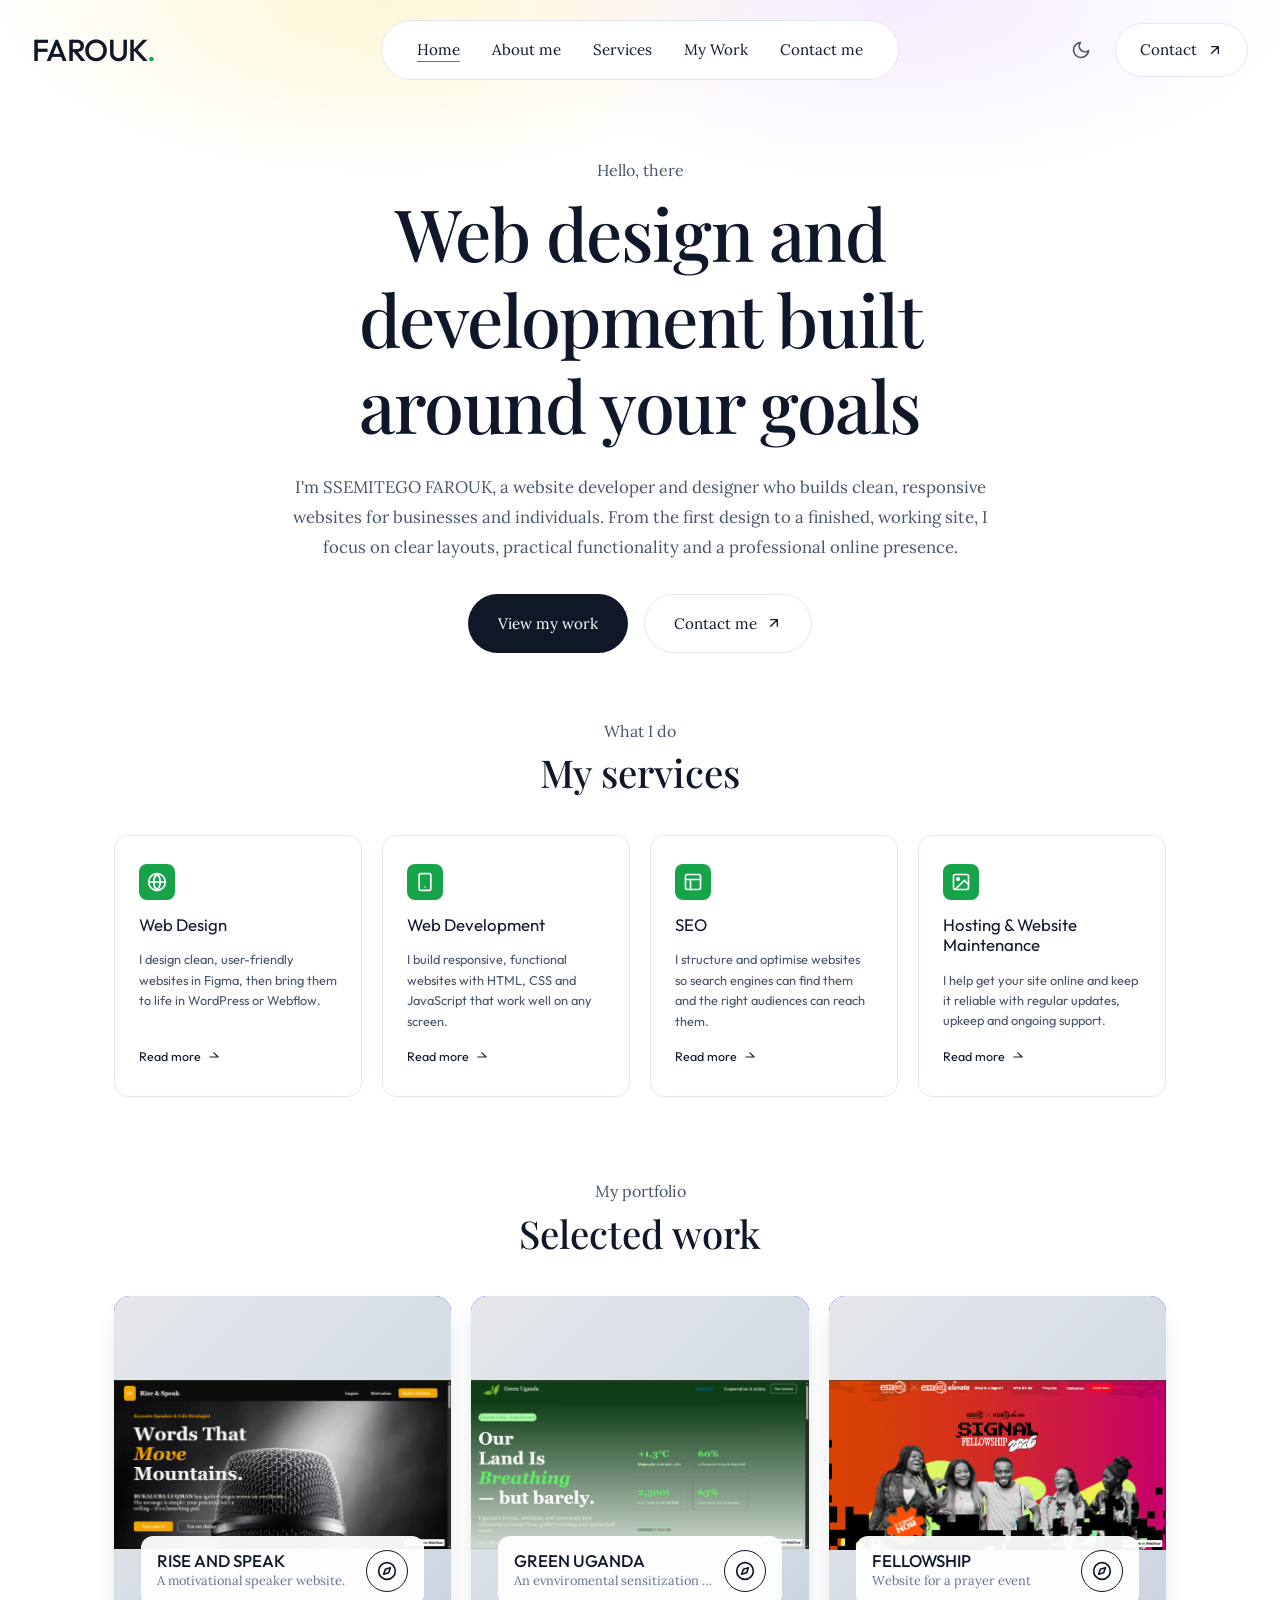
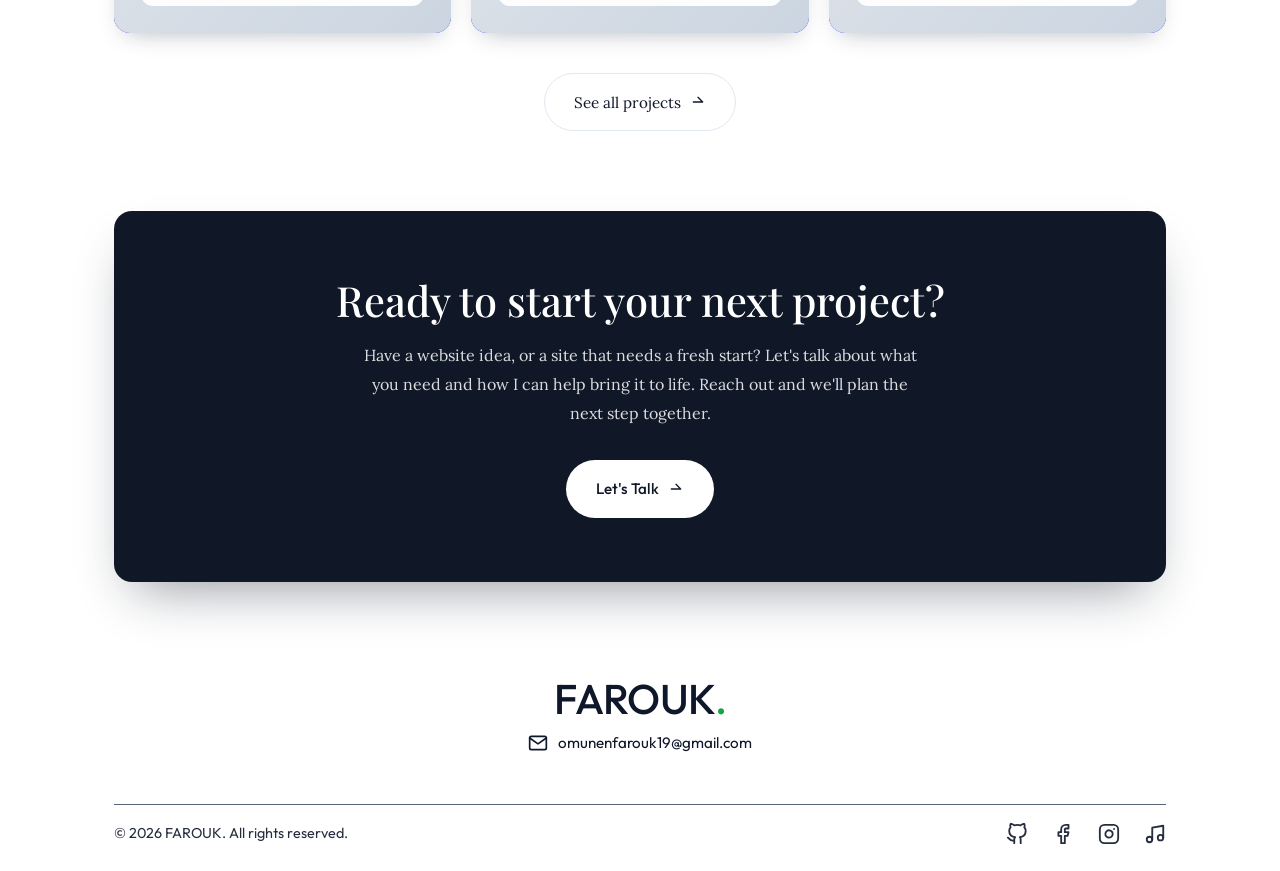
<file: index.html>
<!doctype html>
<html lang="en">
  <head>
    <meta charset="UTF-8" />
    <meta name="viewport" content="width=device-width, initial-scale=1" />
    <title>FAROUK</title>
    <meta
      name="description"
      content="Personal portfolio: services and selected work."
    />
    <link rel="preconnect" href="https://fonts.googleapis.com" />
    <link rel="preconnect" href="https://fonts.gstatic.com" crossorigin />
    <link
      href="https://fonts.googleapis.com/css2?family=Lora:wght@400;500&family=Outfit:wght@400;500;600&family=Playfair+Display:wght@400;500;600&display=swap"
      rel="stylesheet"
    />
    <link rel="stylesheet" href="style.css" />
    <script>
      try {
        if (localStorage.getItem("theme") === "dark")
          document.documentElement.dataset.theme = "dark";
      } catch (e) {}
    </script>
  </head>
  <body>
    <header class="site-header">
      <div class="header-inner">
        <a href="index.html" class="logo" aria-label="Home"
          >FAROUK<span>.</span></a
        >
        <nav class="nav" aria-label="Main">
          <ul class="nav-links" id="nav-links">
            <li>
              <a href="index.html" class="active" aria-current="page">Home</a>
            </li>
            <li><a href="about.html">About me</a></li>
            <li><a href="services.html">Services</a></li>
            <li><a href="portfolio.html">My Work</a></li>
            <li><a href="contact.html">Contact me</a></li>
          </ul>
        </nav>
        <div class="header-actions">
          <button
            class="icon-btn theme-toggle"
            type="button"
            aria-label="Switch to dark mode"
          >
            <svg
              class="icon i-moon"
              width="20"
              height="20"
              viewBox="0 0 24 24"
              fill="none"
              stroke="currentColor"
              stroke-width="2"
              stroke-linecap="round"
              stroke-linejoin="round"
              aria-hidden="true"
            >
              <path d="M21 12.79A9 9 0 1 1 11.21 3 7 7 0 0 0 21 12.79z" /></svg
            ><svg
              class="icon i-sun"
              width="20"
              height="20"
              viewBox="0 0 24 24"
              fill="none"
              stroke="currentColor"
              stroke-width="2"
              stroke-linecap="round"
              stroke-linejoin="round"
              aria-hidden="true"
            >
              <circle cx="12" cy="12" r="5" />
              <path
                d="M12 1v2M12 21v2M4.22 4.22l1.42 1.42M18.36 18.36l1.42 1.42M1 12h2M21 12h2M4.22 19.78l1.42-1.42M18.36 5.64l1.42-1.42"
              />
            </svg>
          </button>
          <a href="contact.html" class="btn btn-outline header-cta"
            >Contact
            <svg
              class="icon"
              width="16"
              height="16"
              viewBox="0 0 24 24"
              fill="none"
              stroke="currentColor"
              stroke-width="2"
              stroke-linecap="round"
              stroke-linejoin="round"
              aria-hidden="true"
            >
              <path d="M7 17L17 7M7 7h10v10" /></svg
          ></a>
          <button
            class="icon-btn nav-toggle"
            type="button"
            aria-label="Open menu"
            aria-expanded="false"
            aria-controls="nav-links"
          >
            <svg
              class="icon"
              width="22"
              height="22"
              viewBox="0 0 24 24"
              fill="none"
              stroke="currentColor"
              stroke-width="2"
              stroke-linecap="round"
              stroke-linejoin="round"
              aria-hidden="true"
            >
              <path d="M3 6h18M3 12h18M3 18h18" />
            </svg>
          </button>
        </div>
      </div>
    </header>
    <main>
      <section class="page-hero">
        <p class="eyebrow">Hello, there</p>
        <h1>Web design and development built around your goals</h1>
        <p class="lead">
          I'm SSEMITEGO FAROUK, a website developer and designer who builds
          clean, responsive websites for businesses and individuals. From the
          first design to a finished, working site, I focus on clear layouts,
          practical functionality and a professional online presence.
        </p>
        <div class="btn-row">
          <a class="btn btn-dark" href="portfolio.html">View my work</a
          ><a class="btn btn-outline" href="contact.html"
            >Contact me
            <svg
              class="icon"
              width="16"
              height="16"
              viewBox="0 0 24 24"
              fill="none"
              stroke="currentColor"
              stroke-width="2"
              stroke-linecap="round"
              stroke-linejoin="round"
              aria-hidden="true"
            >
              <path d="M7 17L17 7M7 7h10v10" /></svg
          ></a>
        </div>
      </section>
      <section class="section container">
        <div class="section-head">
          <p class="eyebrow">What I do</p>
          <h2>My services</h2>
        </div>
        <div class="grid-4">
          <article class="service-card">
            <span class="icon-box"
              ><svg
                class="icon"
                width="20"
                height="20"
                viewBox="0 0 24 24"
                fill="none"
                stroke="currentColor"
                stroke-width="2"
                stroke-linecap="round"
                stroke-linejoin="round"
                aria-hidden="true"
              >
                <circle cx="12" cy="12" r="10" />
                <path
                  d="M2 12h20M12 2a15.3 15.3 0 0 1 4 10 15.3 15.3 0 0 1-4 10 15.3 15.3 0 0 1-4-10 15.3 15.3 0 0 1 4-10z"
                /></svg
            ></span>
            <h3>Web Design</h3>
            <p>
              I design clean, user-friendly websites in Figma, then bring them
              to life in WordPress or Webflow.
            </p>
            <a class="read-more" href="services.html"
              >Read more
              <svg
                class="icon"
                width="14"
                height="14"
                viewBox="0 0 24 24"
                fill="none"
                stroke="currentColor"
                stroke-width="2"
                stroke-linecap="round"
                stroke-linejoin="round"
                aria-hidden="true"
              >
                <path d="M5 12h14M12 5l7 7" /></svg
            ></a>
          </article>
          <article class="service-card">
            <span class="icon-box"
              ><svg
                class="icon"
                width="20"
                height="20"
                viewBox="0 0 24 24"
                fill="none"
                stroke="currentColor"
                stroke-width="2"
                stroke-linecap="round"
                stroke-linejoin="round"
                aria-hidden="true"
              >
                <rect x="5" y="2" width="14" height="20" rx="2" />
                <path d="M12 18h.01" /></svg
            ></span>
            <h3>Web Development</h3>
            <p>
              I build responsive, functional websites with HTML, CSS and
              JavaScript that work well on any screen.
            </p>
            <a class="read-more" href="services.html"
              >Read more
              <svg
                class="icon"
                width="14"
                height="14"
                viewBox="0 0 24 24"
                fill="none"
                stroke="currentColor"
                stroke-width="2"
                stroke-linecap="round"
                stroke-linejoin="round"
                aria-hidden="true"
              >
                <path d="M5 12h14M12 5l7 7" /></svg
            ></a>
          </article>
          <article class="service-card">
            <span class="icon-box"
              ><svg
                class="icon"
                width="20"
                height="20"
                viewBox="0 0 24 24"
                fill="none"
                stroke="currentColor"
                stroke-width="2"
                stroke-linecap="round"
                stroke-linejoin="round"
                aria-hidden="true"
              >
                <rect x="3" y="3" width="18" height="18" rx="2" />
                <path d="M3 9h18M9 21V9" /></svg
            ></span>
            <h3>SEO</h3>
            <p>
              I structure and optimise websites so search engines can find them
              and the right audiences can reach them.
            </p>
            <a class="read-more" href="services.html"
              >Read more
              <svg
                class="icon"
                width="14"
                height="14"
                viewBox="0 0 24 24"
                fill="none"
                stroke="currentColor"
                stroke-width="2"
                stroke-linecap="round"
                stroke-linejoin="round"
                aria-hidden="true"
              >
                <path d="M5 12h14M12 5l7 7" /></svg
            ></a>
          </article>
          <article class="service-card">
            <span class="icon-box"
              ><svg
                class="icon"
                width="20"
                height="20"
                viewBox="0 0 24 24"
                fill="none"
                stroke="currentColor"
                stroke-width="2"
                stroke-linecap="round"
                stroke-linejoin="round"
                aria-hidden="true"
              >
                <rect x="3" y="3" width="18" height="18" rx="2" />
                <circle cx="8.5" cy="8.5" r="1.5" />
                <path d="M21 15l-5-5L5 21" /></svg
            ></span>
            <h3>Hosting & Website Maintenance</h3>
            <p>
              I help get your site online and keep it reliable with regular
              updates, upkeep and ongoing support.
            </p>
            <a class="read-more" href="services.html"
              >Read more
              <svg
                class="icon"
                width="14"
                height="14"
                viewBox="0 0 24 24"
                fill="none"
                stroke="currentColor"
                stroke-width="2"
                stroke-linecap="round"
                stroke-linejoin="round"
                aria-hidden="true"
              >
                <path d="M5 12h14M12 5l7 7" /></svg
            ></a>
          </article>
        </div>
      </section>
      <section class="section container">
        <div class="section-head">
          <p class="eyebrow">My portfolio</p>
          <h2>Selected work</h2>
        </div>
        <div class="grid-3">
          <article
            class="project-card"
            data-category="web"
            tabindex="0"
            role="button"
            aria-label="View Project one"
          >
            <div
              class="project-img placeholder-img"
              role="img"
              aria-label="Placeholder for Project one image"
            >
              <span><img src="images/rise-and-speak.png" alt="" /></span>
            </div>
            <div class="project-label">
              <div>
                <h3>RISE AND SPEAK</h3>
                <p>A motivational speaker website.</p>
              </div>
              <span class="circle-btn"
                ><svg
                  class="icon"
                  width="20"
                  height="20"
                  viewBox="0 0 24 24"
                  fill="none"
                  stroke="currentColor"
                  stroke-width="2"
                  stroke-linecap="round"
                  stroke-linejoin="round"
                  aria-hidden="true"
                >
                  <circle cx="12" cy="12" r="10" />
                  <path d="M16 8l-2 6-6 2 2-6z" /></svg
              ></span>
            </div>
          </article>
          <article
            class="project-card"
            data-category="mobile"
            tabindex="0"
            role="button"
            aria-label="View Project two"
          >
            <div
              class="project-img placeholder-img"
              role="img"
              aria-label="Placeholder for Project two image"
            >
              <span><img src="images/green-ug.png" alt="" /></span>
            </div>
            <div class="project-label">
              <div>
                <h3>GREEN UGANDA</h3>
                <p>An evnviromental sensitization website</p>
              </div>
              <span class="circle-btn"
                ><svg
                  class="icon"
                  width="20"
                  height="20"
                  viewBox="0 0 24 24"
                  fill="none"
                  stroke="currentColor"
                  stroke-width="2"
                  stroke-linecap="round"
                  stroke-linejoin="round"
                  aria-hidden="true"
                >
                  <circle cx="12" cy="12" r="10" />
                  <path d="M16 8l-2 6-6 2 2-6z" /></svg
              ></span>
            </div>
          </article>
          <article
            class="project-card"
            data-category="design"
            tabindex="0"
            role="button"
            aria-label="View Project three"
          >
            <div
              class="project-img placeholder-img"
              role="img"
              aria-label="Placeholder for Project three image"
            >
              <span><img src="images/fellowship.png" alt="" /></span>
            </div>
            <div class="project-label">
              <div>
                <h3>FELLOWSHIP</h3>
                <p>Website for a prayer event</p>
              </div>
              <span class="circle-btn"
                ><svg
                  class="icon"
                  width="20"
                  height="20"
                  viewBox="0 0 24 24"
                  fill="none"
                  stroke="currentColor"
                  stroke-width="2"
                  stroke-linecap="round"
                  stroke-linejoin="round"
                  aria-hidden="true"
                >
                  <circle cx="12" cy="12" r="10" />
                  <path d="M16 8l-2 6-6 2 2-6z" /></svg
              ></span>
            </div>
          </article>
        </div>
        <p class="center">
          <a class="btn btn-outline" href="portfolio.html"
            >See all projects
            <svg
              class="icon"
              width="16"
              height="16"
              viewBox="0 0 24 24"
              fill="none"
              stroke="currentColor"
              stroke-width="2"
              stroke-linecap="round"
              stroke-linejoin="round"
              aria-hidden="true"
            >
              <path d="M5 12h14M12 5l7 7" /></svg
          ></a>
        </p>
      </section>
      <section class="container">
        <div class="cta-dark">
          <h2>Ready to start your next project?</h2>
          <p>
            Have a website idea, or a site that needs a fresh start? Let's talk
            about what you need and how I can help bring it to life. Reach out
            and we'll plan the next step together.
          </p>
          <a class="btn btn-light" href="contact.html"
            >Let's Talk
            <svg
              class="icon"
              width="16"
              height="16"
              viewBox="0 0 24 24"
              fill="none"
              stroke="currentColor"
              stroke-width="2"
              stroke-linecap="round"
              stroke-linejoin="round"
              aria-hidden="true"
            >
              <path d="M5 12h14M12 5l7 7" /></svg
          ></a>
        </div>
      </section>
    </main>
    <footer class="site-footer">
      <div class="footer-top">
        <a href="index.html" class="logo logo-lg" aria-label="Home"
          >FAROUK<span>.</span></a
        >
        <a class="footer-mail" href="mailto:omunenfarouk@gmail.com"
          ><svg
            class="icon"
            width="20"
            height="20"
            viewBox="0 0 24 24"
            fill="none"
            stroke="currentColor"
            stroke-width="2"
            stroke-linecap="round"
            stroke-linejoin="round"
            aria-hidden="true"
          >
            <rect x="2" y="4" width="20" height="16" rx="2" />
            <path d="M22 6l-10 7L2 6" />
          </svg>
          omunenfarouk19@gmail.com</a
        >
      </div>
      <div class="footer-bottom">
        <p>&copy; <span id="year">2026</span> FAROUK. All rights reserved.</p>
        <div class="social">
          <a href="#" aria-label="GitHub"
            ><svg
              class="icon"
              width="22"
              height="22"
              viewBox="0 0 24 24"
              fill="none"
              stroke="currentColor"
              stroke-width="2"
              stroke-linecap="round"
              stroke-linejoin="round"
              aria-hidden="true"
            >
              <path
                d="M9 19c-5 1.5-5-2.5-7-3m14 6v-3.87a3.37 3.37 0 0 0-.94-2.61c3.14-.35 6.44-1.54 6.44-7A5.44 5.44 0 0 0 20 4.77 5.07 5.07 0 0 0 19.91 1S18.73.65 16 2.48a13.38 13.38 0 0 0-7 0C6.27.65 5.09 1 5.09 1A5.07 5.07 0 0 0 5 4.77a5.44 5.44 0 0 0-1.5 3.78c0 5.42 3.3 6.61 6.44 7A3.37 3.37 0 0 0 9 18.13V22"
              /></svg></a
          ><a href="#" aria-label="Facebook"
            ><svg
              class="icon"
              width="22"
              height="22"
              viewBox="0 0 24 24"
              fill="none"
              stroke="currentColor"
              stroke-width="2"
              stroke-linecap="round"
              stroke-linejoin="round"
              aria-hidden="true"
            >
              <path
                d="M18 2h-3a5 5 0 0 0-5 5v3H7v4h3v8h4v-8h3l1-4h-4V7a1 1 0 0 1 1-1h3z"
              /></svg></a
          ><a href="#" aria-label="Instagram"
            ><svg
              class="icon"
              width="22"
              height="22"
              viewBox="0 0 24 24"
              fill="none"
              stroke="currentColor"
              stroke-width="2"
              stroke-linecap="round"
              stroke-linejoin="round"
              aria-hidden="true"
            >
              <rect x="2" y="2" width="20" height="20" rx="5" />
              <path
                d="M16 11.37A4 4 0 1 1 12.63 8 4 4 0 0 1 16 11.37zM17.5 6.5h.01"
              /></svg></a
          ><a href="#" aria-label="TikTok"
            ><svg
              class="icon"
              width="22"
              height="22"
              viewBox="0 0 24 24"
              fill="none"
              stroke="currentColor"
              stroke-width="2"
              stroke-linecap="round"
              stroke-linejoin="round"
              aria-hidden="true"
            >
              <path d="M9 18V5l12-2v13" />
              <circle cx="6" cy="18" r="3" />
              <circle cx="18" cy="16" r="3" /></svg
          ></a>
        </div>
      </div>
    </footer>
    <script src="main.js"></script>
  </body>
</html>
</file>
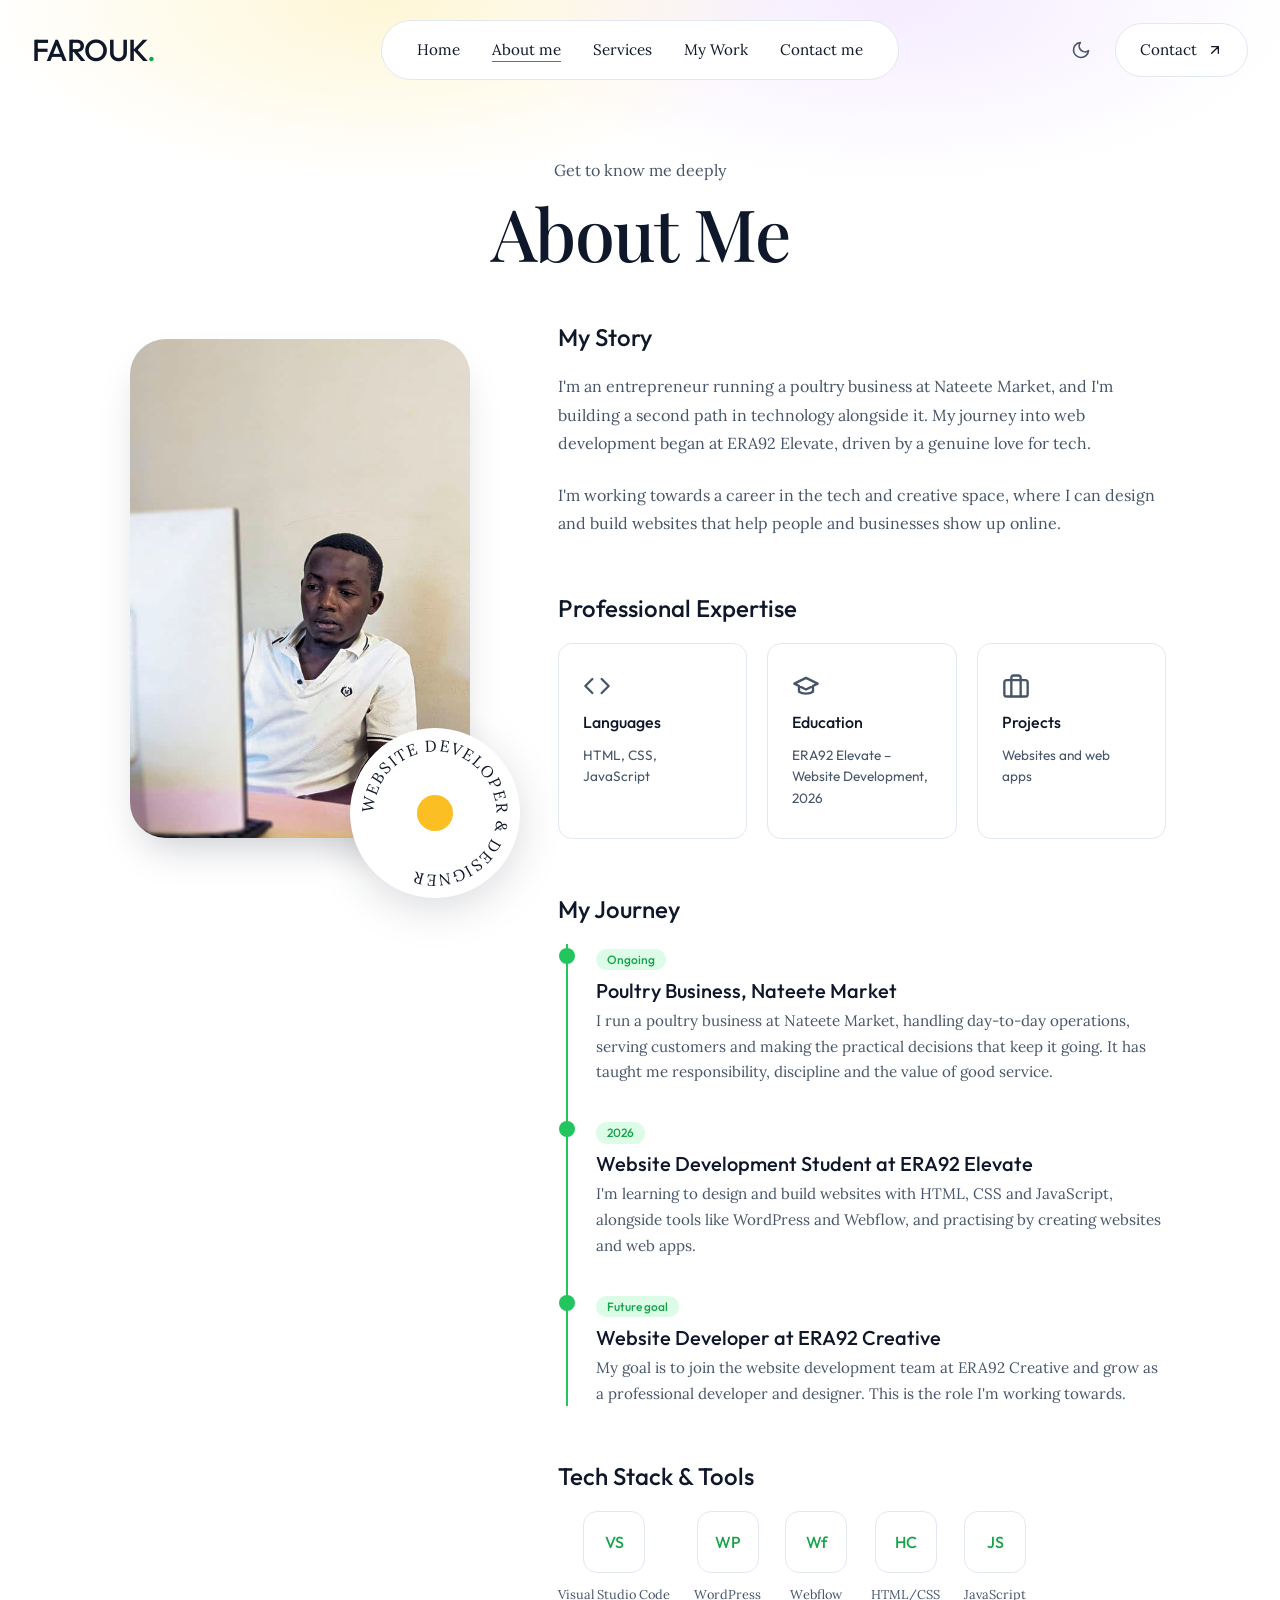
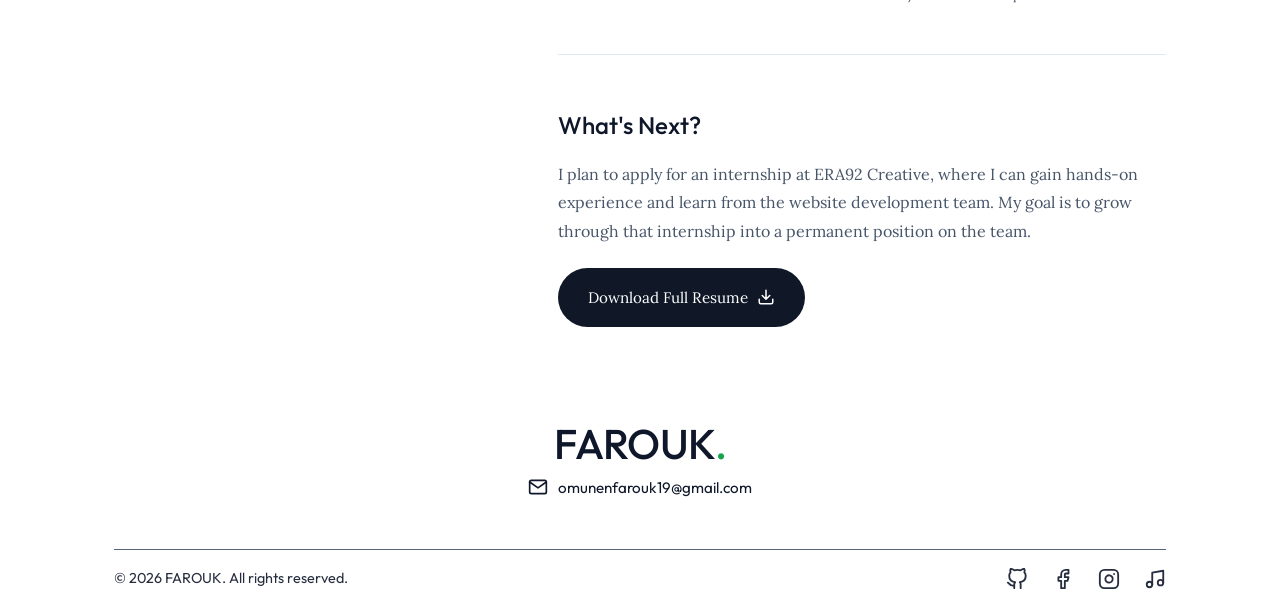
<file: about.html>
<!doctype html>
<html lang="en">
  <head>
    <meta charset="UTF-8" />
    <meta name="viewport" content="width=device-width, initial-scale=1" />
    <title>FAROUK</title>
    <meta
      name="description"
      content="About me: my story, expertise, journey and tools."
    />
    <link rel="preconnect" href="https://fonts.googleapis.com" />
    <link rel="preconnect" href="https://fonts.gstatic.com" crossorigin />
    <link
      href="https://fonts.googleapis.com/css2?family=Lora:wght@400;500&family=Outfit:wght@400;500;600&family=Playfair+Display:wght@400;500;600&display=swap"
      rel="stylesheet"
    />
    <link rel="stylesheet" href="style.css" />
    <script>
      try {
        if (localStorage.getItem("theme") === "dark")
          document.documentElement.dataset.theme = "dark";
      } catch (e) {}
    </script>
  </head>
  <body>
    <header class="site-header">
      <div class="header-inner">
        <a href="index.html" class="logo" aria-label="Home"
          >FAROUK<span>.</span></a
        >
        <nav class="nav" aria-label="Main">
          <ul class="nav-links" id="nav-links">
            <li><a href="index.html">Home</a></li>
            <li>
              <a href="about.html" class="active" aria-current="page"
                >About me</a
              >
            </li>
            <li><a href="services.html">Services</a></li>
            <li><a href="portfolio.html">My Work</a></li>
            <li><a href="contact.html">Contact me</a></li>
          </ul>
        </nav>
        <div class="header-actions">
          <button
            class="icon-btn theme-toggle"
            type="button"
            aria-label="Switch to dark mode"
          >
            <svg
              class="icon i-moon"
              width="20"
              height="20"
              viewBox="0 0 24 24"
              fill="none"
              stroke="currentColor"
              stroke-width="2"
              stroke-linecap="round"
              stroke-linejoin="round"
              aria-hidden="true"
            >
              <path d="M21 12.79A9 9 0 1 1 11.21 3 7 7 0 0 0 21 12.79z" /></svg
            ><svg
              class="icon i-sun"
              width="20"
              height="20"
              viewBox="0 0 24 24"
              fill="none"
              stroke="currentColor"
              stroke-width="2"
              stroke-linecap="round"
              stroke-linejoin="round"
              aria-hidden="true"
            >
              <circle cx="12" cy="12" r="5" />
              <path
                d="M12 1v2M12 21v2M4.22 4.22l1.42 1.42M18.36 18.36l1.42 1.42M1 12h2M21 12h2M4.22 19.78l1.42-1.42M18.36 5.64l1.42-1.42"
              />
            </svg>
          </button>
          <a href="contact.html" class="btn btn-outline header-cta"
            >Contact
            <svg
              class="icon"
              width="16"
              height="16"
              viewBox="0 0 24 24"
              fill="none"
              stroke="currentColor"
              stroke-width="2"
              stroke-linecap="round"
              stroke-linejoin="round"
              aria-hidden="true"
            >
              <path d="M7 17L17 7M7 7h10v10" /></svg
          ></a>
          <button
            class="icon-btn nav-toggle"
            type="button"
            aria-label="Open menu"
            aria-expanded="false"
            aria-controls="nav-links"
          >
            <svg
              class="icon"
              width="22"
              height="22"
              viewBox="0 0 24 24"
              fill="none"
              stroke="currentColor"
              stroke-width="2"
              stroke-linecap="round"
              stroke-linejoin="round"
              aria-hidden="true"
            >
              <path d="M3 6h18M3 12h18M3 18h18" />
            </svg>
          </button>
        </div>
      </div>
    </header>
    <main>
      <section class="page-hero narrow-hero">
        <p class="eyebrow">Get to know me deeply</p>
        <h1>About Me</h1>
      </section>
      <section class="container about-grid">
        <aside class="about-photo">
          <div
            class="photo placeholder-img"
            role="img"
            aria-label="Placeholder for your portrait photo"
          >
            <img src="images/rouk-1.jpg" alt="" />
          </div>
          <svg class="badge" viewBox="0 0 160 160" aria-hidden="true">
            <defs>
              <path
                id="circ"
                d="M80,80 m-58,0 a58,58 0 1,1 116,0 a58,58 0 1,1 -116,0"
              />
            </defs>
            <circle cx="80" cy="80" r="80" fill="var(--bg)" />
            <text
              font-family="Lora, serif"
              font-size="15"
              letter-spacing="1.5"
              fill="var(--text)"
            >
              <textPath href="#circ">WEBSITE DEVELOPER & DESIGNER</textPath>
            </text>
            <circle cx="80" cy="80" r="17" fill="#fbbf24" />
          </svg>
        </aside>
        <div class="about-body">
          <h2 class="h-sans">My Story</h2>
          <p>
            I'm an entrepreneur running a poultry business at Nateete Market,
            and I'm building a second path in technology alongside it. My
            journey into web development began at ERA92 Elevate, driven by a
            genuine love for tech.
          </p>
          <p>
            I'm working towards a career in the tech and creative space, where I
            can design and build websites that help people and businesses show
            up online.
          </p>
          <h2 class="h-sans">Professional Expertise</h2>
          <div class="grid-3 expertise">
            <div class="info-card">
              <svg
                class="icon"
                width="28"
                height="28"
                viewBox="0 0 24 24"
                fill="none"
                stroke="currentColor"
                stroke-width="2"
                stroke-linecap="round"
                stroke-linejoin="round"
                aria-hidden="true"
              >
                <path d="M16 18l6-6-6-6M8 6l-6 6 6 6" />
              </svg>
              <h3>Languages</h3>
              <p>HTML, CSS, JavaScript</p>
            </div>
            <div class="info-card">
              <svg
                class="icon"
                width="28"
                height="28"
                viewBox="0 0 24 24"
                fill="none"
                stroke="currentColor"
                stroke-width="2"
                stroke-linecap="round"
                stroke-linejoin="round"
                aria-hidden="true"
              >
                <path d="M22 10L12 5 2 10l10 5 10-5zM6 12v5c3 2 9 2 12 0v-5" />
              </svg>
              <h3>Education</h3>
              <p>ERA92 Elevate – Website Development, 2026</p>
            </div>
            <div class="info-card">
              <svg
                class="icon"
                width="28"
                height="28"
                viewBox="0 0 24 24"
                fill="none"
                stroke="currentColor"
                stroke-width="2"
                stroke-linecap="round"
                stroke-linejoin="round"
                aria-hidden="true"
              >
                <rect x="2" y="7" width="20" height="14" rx="2" />
                <path d="M16 21V5a2 2 0 0 0-2-2h-4a2 2 0 0 0-2 2v16" />
              </svg>
              <h3>Projects</h3>
              <p>Websites and web apps</p>
            </div>
          </div>
          <h2 class="h-sans">My Journey</h2>
          <ol class="timeline">
            <li class="tl-item">
              <span class="tl-date">Ongoing</span>
              <h3>Poultry Business, Nateete Market</h3>
              <p>
                I run a poultry business at Nateete Market, handling day-to-day
                operations, serving customers and making the practical decisions
                that keep it going. It has taught me responsibility, discipline
                and the value of good service.
              </p>
            </li>
            <li class="tl-item">
              <span class="tl-date">2026</span>
              <h3>Website Development Student at ERA92 Elevate</h3>
              <p>
                I'm learning to design and build websites with HTML, CSS and
                JavaScript, alongside tools like WordPress and Webflow, and
                practising by creating websites and web apps.
              </p>
            </li>
            <li class="tl-item">
              <span class="tl-date">Future goal</span>
              <h3>Website Developer at ERA92 Creative</h3>
              <p>
                My goal is to join the website development team at ERA92
                Creative and grow as a professional developer and designer. This
                is the role I'm working towards.
              </p>
            </li>
          </ol>
          <h2 class="h-sans">Tech Stack &amp; Tools</h2>
          <ul class="tiles">
            <li>
              <span class="tile">VS</span
              ><span class="tile-label">Visual Studio Code</span>
            </li>
            <li>
              <span class="tile">WP</span
              ><span class="tile-label">WordPress</span>
            </li>
            <li>
              <span class="tile">Wf</span
              ><span class="tile-label">Webflow</span>
            </li>
            <li>
              <span class="tile">HC</span
              ><span class="tile-label">HTML/CSS</span>
            </li>
            <li>
              <span class="tile">JS</span
              ><span class="tile-label">JavaScript</span>
            </li>
          </ul>
          <hr class="rule" />
          <h2 class="h-sans">What's Next?</h2>
          <p>
            I plan to apply for an internship at ERA92 Creative, where I can
            gain hands-on experience and learn from the website development
            team. My goal is to grow through that internship into a permanent
            position on the team.
          </p>
          <a class="btn btn-dark" href="#" download
            >Download Full Resume
            <svg
              class="icon"
              width="18"
              height="18"
              viewBox="0 0 24 24"
              fill="none"
              stroke="currentColor"
              stroke-width="2"
              stroke-linecap="round"
              stroke-linejoin="round"
              aria-hidden="true"
            >
              <path
                d="M21 15v4a2 2 0 0 1-2 2H5a2 2 0 0 1-2-2v-4M7 10l5 5 5-5M12 15V3"
              /></svg
          ></a>
        </div>
      </section>
    </main>
    <footer class="site-footer">
      <div class="footer-top">
        <a href="index.html" class="logo logo-lg" aria-label="Home"
          >FAROUK<span>.</span></a
        >
        <a class="footer-mail" href="mailto:omunenfarouk@gmail.com"
          ><svg
            class="icon"
            width="20"
            height="20"
            viewBox="0 0 24 24"
            fill="none"
            stroke="currentColor"
            stroke-width="2"
            stroke-linecap="round"
            stroke-linejoin="round"
            aria-hidden="true"
          >
            <rect x="2" y="4" width="20" height="16" rx="2" />
            <path d="M22 6l-10 7L2 6" />
          </svg>
          omunenfarouk19@gmail.com</a
        >
      </div>
      <div class="footer-bottom">
        <p>&copy; <span id="year">2026</span> FAROUK. All rights reserved.</p>
        <div class="social">
          <a href="#" aria-label="GitHub"
            ><svg
              class="icon"
              width="22"
              height="22"
              viewBox="0 0 24 24"
              fill="none"
              stroke="currentColor"
              stroke-width="2"
              stroke-linecap="round"
              stroke-linejoin="round"
              aria-hidden="true"
            >
              <path
                d="M9 19c-5 1.5-5-2.5-7-3m14 6v-3.87a3.37 3.37 0 0 0-.94-2.61c3.14-.35 6.44-1.54 6.44-7A5.44 5.44 0 0 0 20 4.77 5.07 5.07 0 0 0 19.91 1S18.73.65 16 2.48a13.38 13.38 0 0 0-7 0C6.27.65 5.09 1 5.09 1A5.07 5.07 0 0 0 5 4.77a5.44 5.44 0 0 0-1.5 3.78c0 5.42 3.3 6.61 6.44 7A3.37 3.37 0 0 0 9 18.13V22"
              /></svg></a
          ><a href="#" aria-label="Facebook"
            ><svg
              class="icon"
              width="22"
              height="22"
              viewBox="0 0 24 24"
              fill="none"
              stroke="currentColor"
              stroke-width="2"
              stroke-linecap="round"
              stroke-linejoin="round"
              aria-hidden="true"
            >
              <path
                d="M18 2h-3a5 5 0 0 0-5 5v3H7v4h3v8h4v-8h3l1-4h-4V7a1 1 0 0 1 1-1h3z"
              /></svg></a
          ><a href="#" aria-label="Instagram"
            ><svg
              class="icon"
              width="22"
              height="22"
              viewBox="0 0 24 24"
              fill="none"
              stroke="currentColor"
              stroke-width="2"
              stroke-linecap="round"
              stroke-linejoin="round"
              aria-hidden="true"
            >
              <rect x="2" y="2" width="20" height="20" rx="5" />
              <path
                d="M16 11.37A4 4 0 1 1 12.63 8 4 4 0 0 1 16 11.37zM17.5 6.5h.01"
              /></svg></a
          ><a href="#" aria-label="TikTok"
            ><svg
              class="icon"
              width="22"
              height="22"
              viewBox="0 0 24 24"
              fill="none"
              stroke="currentColor"
              stroke-width="2"
              stroke-linecap="round"
              stroke-linejoin="round"
              aria-hidden="true"
            >
              <path d="M9 18V5l12-2v13" />
              <circle cx="6" cy="18" r="3" />
              <circle cx="18" cy="16" r="3" /></svg
          ></a>
        </div>
      </div>
    </footer>
    <script src="main.js"></script>
  </body>
</html>
</file>
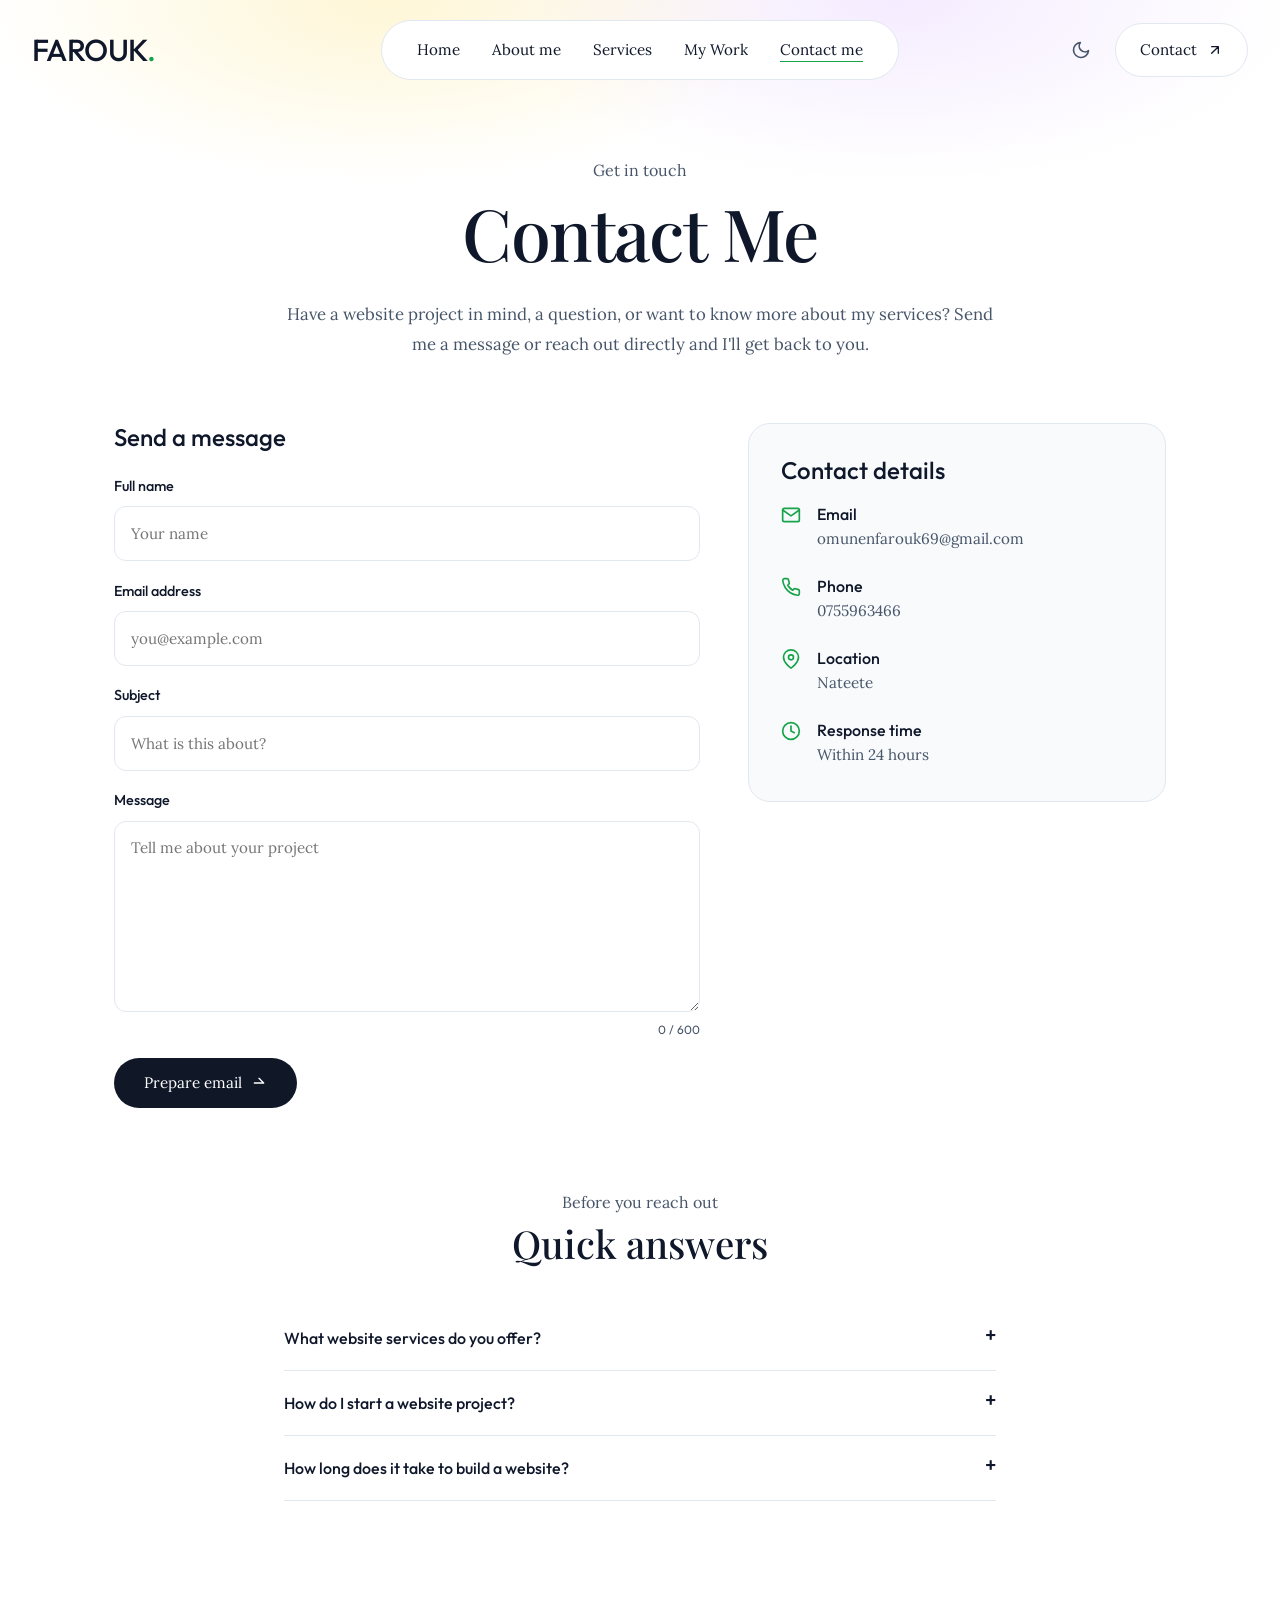
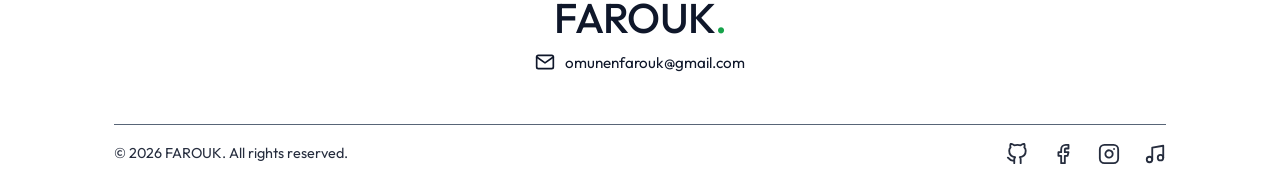
<file: contact.html>
<!doctype html>
<html lang="en">
  <head>
    <meta charset="UTF-8" />
    <meta name="viewport" content="width=device-width, initial-scale=1" />
    <title>FAROUK</title>
    <meta name="description" content="Get in touch about your project." />
    <link rel="preconnect" href="https://fonts.googleapis.com" />
    <link rel="preconnect" href="https://fonts.gstatic.com" crossorigin />
    <link
      href="https://fonts.googleapis.com/css2?family=Lora:wght@400;500&family=Outfit:wght@400;500;600&family=Playfair+Display:wght@400;500;600&display=swap"
      rel="stylesheet"
    />
    <link rel="stylesheet" href="style.css" />
    <script>
      try {
        if (localStorage.getItem("theme") === "dark")
          document.documentElement.dataset.theme = "dark";
      } catch (e) {}
    </script>
  </head>
  <body>
    <header class="site-header">
      <div class="header-inner">
        <a href="index.html" class="logo" aria-label="Home"
          >FAROUK<span>.</span></a
        >
        <nav class="nav" aria-label="Main">
          <ul class="nav-links" id="nav-links">
            <li><a href="index.html">Home</a></li>
            <li><a href="about.html">About me</a></li>
            <li><a href="services.html">Services</a></li>
            <li><a href="portfolio.html">My Work</a></li>
            <li>
              <a href="contact.html" class="active" aria-current="page"
                >Contact me</a
              >
            </li>
          </ul>
        </nav>
        <div class="header-actions">
          <button
            class="icon-btn theme-toggle"
            type="button"
            aria-label="Switch to dark mode"
          >
            <svg
              class="icon i-moon"
              width="20"
              height="20"
              viewBox="0 0 24 24"
              fill="none"
              stroke="currentColor"
              stroke-width="2"
              stroke-linecap="round"
              stroke-linejoin="round"
              aria-hidden="true"
            >
              <path d="M21 12.79A9 9 0 1 1 11.21 3 7 7 0 0 0 21 12.79z" /></svg
            ><svg
              class="icon i-sun"
              width="20"
              height="20"
              viewBox="0 0 24 24"
              fill="none"
              stroke="currentColor"
              stroke-width="2"
              stroke-linecap="round"
              stroke-linejoin="round"
              aria-hidden="true"
            >
              <circle cx="12" cy="12" r="5" />
              <path
                d="M12 1v2M12 21v2M4.22 4.22l1.42 1.42M18.36 18.36l1.42 1.42M1 12h2M21 12h2M4.22 19.78l1.42-1.42M18.36 5.64l1.42-1.42"
              />
            </svg>
          </button>
          <a href="contact.html" class="btn btn-outline header-cta"
            >Contact
            <svg
              class="icon"
              width="16"
              height="16"
              viewBox="0 0 24 24"
              fill="none"
              stroke="currentColor"
              stroke-width="2"
              stroke-linecap="round"
              stroke-linejoin="round"
              aria-hidden="true"
            >
              <path d="M7 17L17 7M7 7h10v10" /></svg
          ></a>
          <button
            class="icon-btn nav-toggle"
            type="button"
            aria-label="Open menu"
            aria-expanded="false"
            aria-controls="nav-links"
          >
            <svg
              class="icon"
              width="22"
              height="22"
              viewBox="0 0 24 24"
              fill="none"
              stroke="currentColor"
              stroke-width="2"
              stroke-linecap="round"
              stroke-linejoin="round"
              aria-hidden="true"
            >
              <path d="M3 6h18M3 12h18M3 18h18" />
            </svg>
          </button>
        </div>
      </div>
    </header>
    <main>
      <section class="page-hero">
        <p class="eyebrow">Get in touch</p>
        <h1>Contact Me</h1>
        <p class="lead">
          Have a website project in mind, a question, or want to know more about
          my services? Send me a message or reach out directly and I'll get back
          to you.
        </p>
      </section>
      <section class="container contact-grid">
        <form id="contact-form" class="contact-form" novalidate>
          <h2 class="h-sans">Send a message</h2>
          <div class="form-group">
            <label for="name">Full name</label
            ><input
              id="name"
              name="name"
              type="text"
              placeholder="Your name"
              autocomplete="off"
            />
            <p class="form-error" role="alert"></p>
          </div>
          <div class="form-group">
            <label for="email">Email address</label
            ><input
              id="email"
              name="email"
              type="email"
              placeholder="you@example.com"
              autocomplete="off"
            />
            <p class="form-error" role="alert"></p>
          </div>
          <div class="form-group">
            <label for="subject">Subject</label
            ><input
              id="subject"
              name="subject"
              type="text"
              placeholder="What is this about?"
              autocomplete="off"
            />
            <p class="form-error" role="alert"></p>
          </div>
          <div class="form-group">
            <label for="message">Message</label
            ><textarea
              id="message"
              name="message"
              rows="6"
              maxlength="600"
              placeholder="Tell me about your project"
            ></textarea>
            <p class="char-count">0 / 600</p>
            <p class="form-error" role="alert"></p>
          </div>
          <button class="btn btn-dark" type="submit">
            Prepare email
            <svg
              class="icon"
              width="16"
              height="16"
              viewBox="0 0 24 24"
              fill="none"
              stroke="currentColor"
              stroke-width="2"
              stroke-linecap="round"
              stroke-linejoin="round"
              aria-hidden="true"
            >
              <path d="M5 12h14M12 5l7 7" />
            </svg>
          </button>
          <p class="form-status" role="status"></p>
        </form>
        <aside class="contact-info">
          <h2 class="h-sans">Contact details</h2>
          <ul>
            <li>
              <svg
                class="icon"
                width="20"
                height="20"
                viewBox="0 0 24 24"
                fill="none"
                stroke="currentColor"
                stroke-width="2"
                stroke-linecap="round"
                stroke-linejoin="round"
                aria-hidden="true"
              >
                <rect x="2" y="4" width="20" height="16" rx="2" />
                <path d="M22 6l-10 7L2 6" />
              </svg>
              <div>
                <h3>Email</h3>
                <a href="mailto:omunenfarouk19@gmail.com"
                  >omunenfarouk69@gmail.com</a
                >
              </div>
            </li>
            <li>
              <svg
                class="icon"
                width="20"
                height="20"
                viewBox="0 0 24 24"
                fill="none"
                stroke="currentColor"
                stroke-width="2"
                stroke-linecap="round"
                stroke-linejoin="round"
                aria-hidden="true"
              >
                <path
                  d="M22 16.92v3a2 2 0 0 1-2.18 2 19.79 19.79 0 0 1-8.63-3.07 19.5 19.5 0 0 1-6-6A19.79 19.79 0 0 1 2.12 4.18 2 2 0 0 1 4.11 2h3a2 2 0 0 1 2 1.72c.13.96.36 1.9.7 2.81a2 2 0 0 1-.45 2.11L8.09 9.91a16 16 0 0 0 6 6l1.27-1.27a2 2 0 0 1 2.11-.45c.91.34 1.85.57 2.81.7A2 2 0 0 1 22 16.92z"
                />
              </svg>
              <div>
                <h3>Phone</h3>
                <a href="tel:0755963466">0755963466</a>
              </div>
            </li>
            <li>
              <svg
                class="icon"
                width="20"
                height="20"
                viewBox="0 0 24 24"
                fill="none"
                stroke="currentColor"
                stroke-width="2"
                stroke-linecap="round"
                stroke-linejoin="round"
                aria-hidden="true"
              >
                <path d="M21 10c0 7-9 13-9 13S3 17 3 10a9 9 0 0 1 18 0z" />
                <circle cx="12" cy="10" r="3" />
              </svg>
              <div>
                <h3>Location</h3>
                <span>Nateete</span>
              </div>
            </li>
            <li>
              <svg
                class="icon"
                width="20"
                height="20"
                viewBox="0 0 24 24"
                fill="none"
                stroke="currentColor"
                stroke-width="2"
                stroke-linecap="round"
                stroke-linejoin="round"
                aria-hidden="true"
              >
                <circle cx="12" cy="12" r="10" />
                <path d="M12 6v6l4 2" />
              </svg>
              <div>
                <h3>Response time</h3>
                <span>Within 24 hours</span>
              </div>
            </li>
          </ul>
        </aside>
      </section>
      <section class="container narrow">
        <div class="section-head">
          <p class="eyebrow">Before you reach out</p>
          <h2 class="h-serif-md">Quick answers</h2>
        </div>
        <details class="faq">
          <summary>What website services do you offer?</summary>
          <p>
            I offer web design, web development, SEO, and hosting and website
            maintenance.
          </p>
        </details>
        <details class="faq">
          <summary>How do I start a website project?</summary>
          <p>
            Send me a message through the contact form or by email with a few
            details about your project, and we'll take it from there.
          </p>
        </details>
        <details class="faq">
          <summary>How long does it take to build a website?</summary>
          <p>
            Timelines depend on the scope and requirements of the project, so
            I'll discuss them with you once I understand what you need.
          </p>
        </details>
      </section>
    </main>
    <footer class="site-footer">
      <div class="footer-top">
        <a href="index.html" class="logo logo-lg" aria-label="Home"
          >FAROUK<span>.</span></a
        >
        <a class="footer-mail" href="mailto:omunenfarouk@gmail.com"
          ><svg
            class="icon"
            width="20"
            height="20"
            viewBox="0 0 24 24"
            fill="none"
            stroke="currentColor"
            stroke-width="2"
            stroke-linecap="round"
            stroke-linejoin="round"
            aria-hidden="true"
          >
            <rect x="2" y="4" width="20" height="16" rx="2" />
            <path d="M22 6l-10 7L2 6" />
          </svg>
          omunenfarouk@gmail.com</a
        >
      </div>
      <div class="footer-bottom">
        <p>&copy; <span id="year">2026</span> FAROUK. All rights reserved.</p>
        <div class="social">
          <a href="#" aria-label="GitHub"
            ><svg
              class="icon"
              width="22"
              height="22"
              viewBox="0 0 24 24"
              fill="none"
              stroke="currentColor"
              stroke-width="2"
              stroke-linecap="round"
              stroke-linejoin="round"
              aria-hidden="true"
            >
              <path
                d="M9 19c-5 1.5-5-2.5-7-3m14 6v-3.87a3.37 3.37 0 0 0-.94-2.61c3.14-.35 6.44-1.54 6.44-7A5.44 5.44 0 0 0 20 4.77 5.07 5.07 0 0 0 19.91 1S18.73.65 16 2.48a13.38 13.38 0 0 0-7 0C6.27.65 5.09 1 5.09 1A5.07 5.07 0 0 0 5 4.77a5.44 5.44 0 0 0-1.5 3.78c0 5.42 3.3 6.61 6.44 7A3.37 3.37 0 0 0 9 18.13V22"
              /></svg></a
          ><a href="#" aria-label="Facebook"
            ><svg
              class="icon"
              width="22"
              height="22"
              viewBox="0 0 24 24"
              fill="none"
              stroke="currentColor"
              stroke-width="2"
              stroke-linecap="round"
              stroke-linejoin="round"
              aria-hidden="true"
            >
              <path
                d="M18 2h-3a5 5 0 0 0-5 5v3H7v4h3v8h4v-8h3l1-4h-4V7a1 1 0 0 1 1-1h3z"
              /></svg></a
          ><a href="#" aria-label="Instagram"
            ><svg
              class="icon"
              width="22"
              height="22"
              viewBox="0 0 24 24"
              fill="none"
              stroke="currentColor"
              stroke-width="2"
              stroke-linecap="round"
              stroke-linejoin="round"
              aria-hidden="true"
            >
              <rect x="2" y="2" width="20" height="20" rx="5" />
              <path
                d="M16 11.37A4 4 0 1 1 12.63 8 4 4 0 0 1 16 11.37zM17.5 6.5h.01"
              /></svg></a
          ><a href="#" aria-label="TikTok"
            ><svg
              class="icon"
              width="22"
              height="22"
              viewBox="0 0 24 24"
              fill="none"
              stroke="currentColor"
              stroke-width="2"
              stroke-linecap="round"
              stroke-linejoin="round"
              aria-hidden="true"
            >
              <path d="M9 18V5l12-2v13" />
              <circle cx="6" cy="18" r="3" />
              <circle cx="18" cy="16" r="3" /></svg
          ></a>
        </div>
      </div>
    </footer>
    <script src="main.js"></script>
  </body>
</html>
</file>
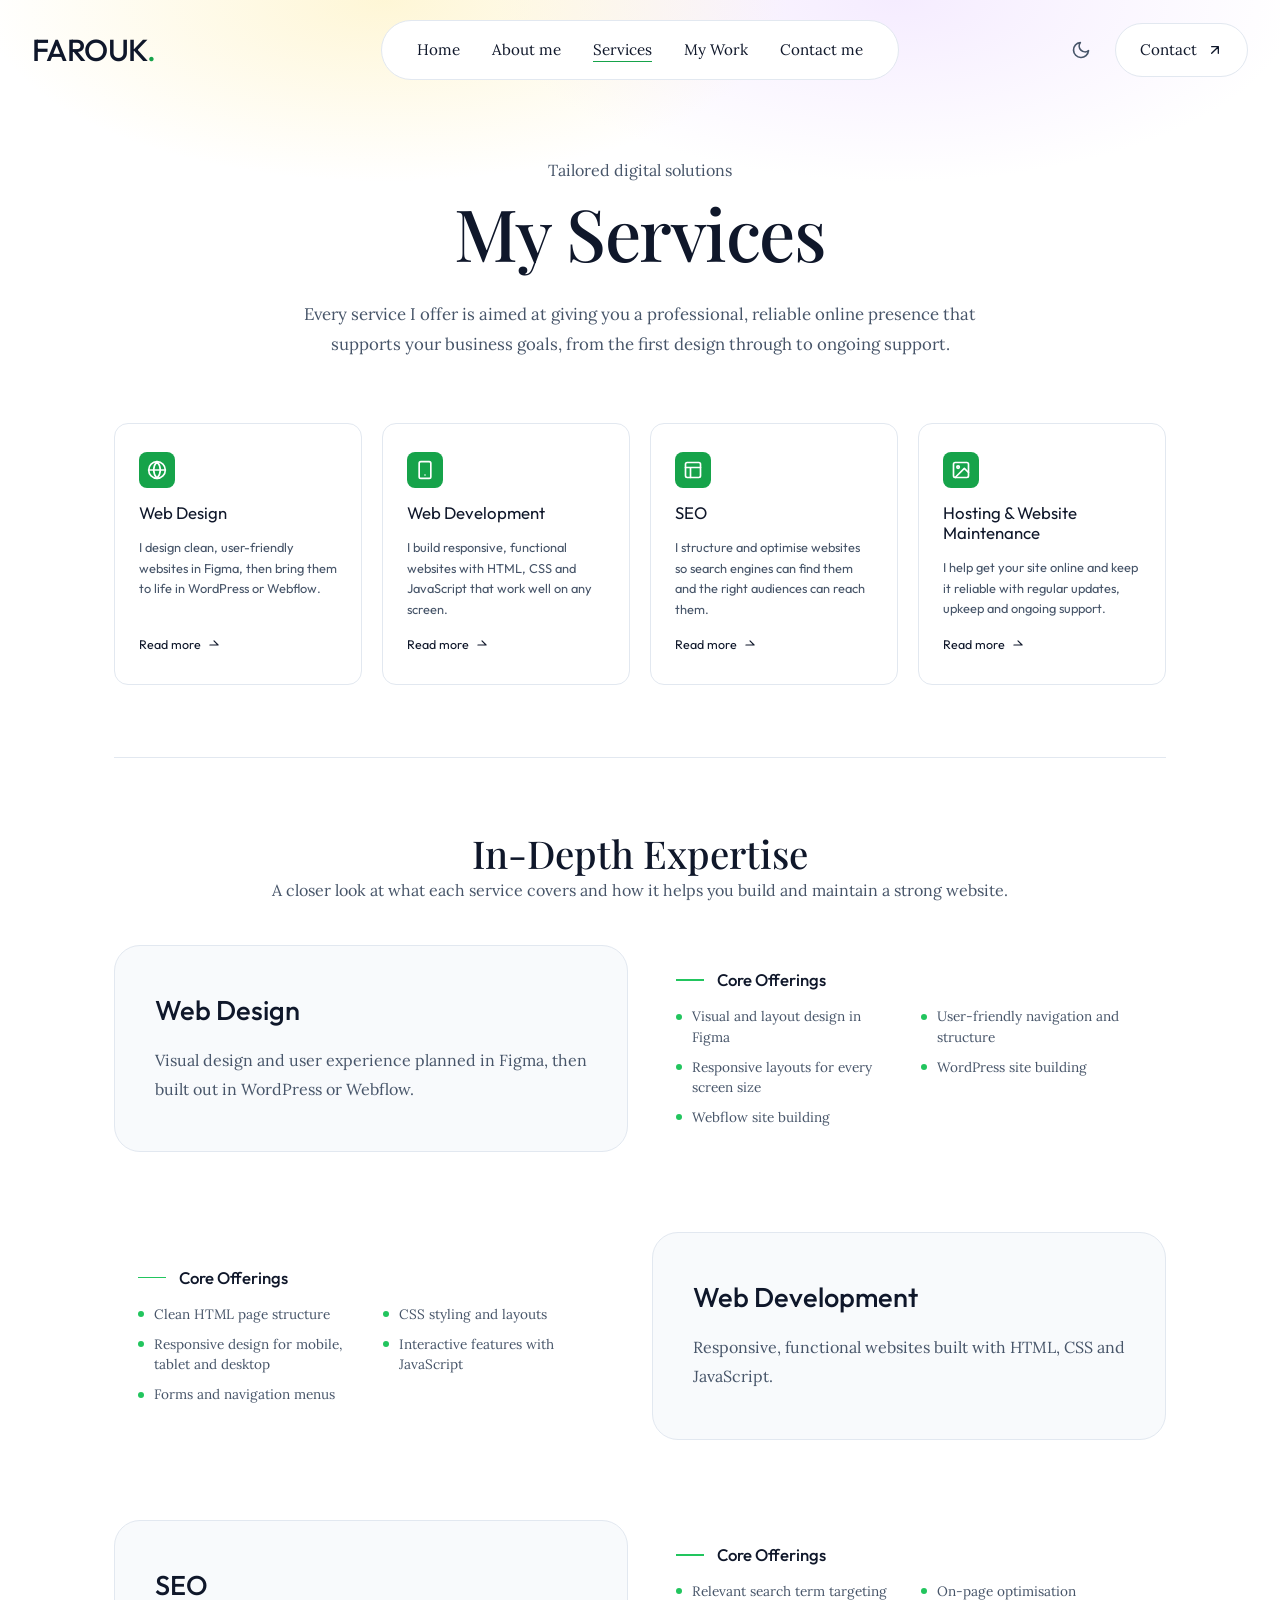
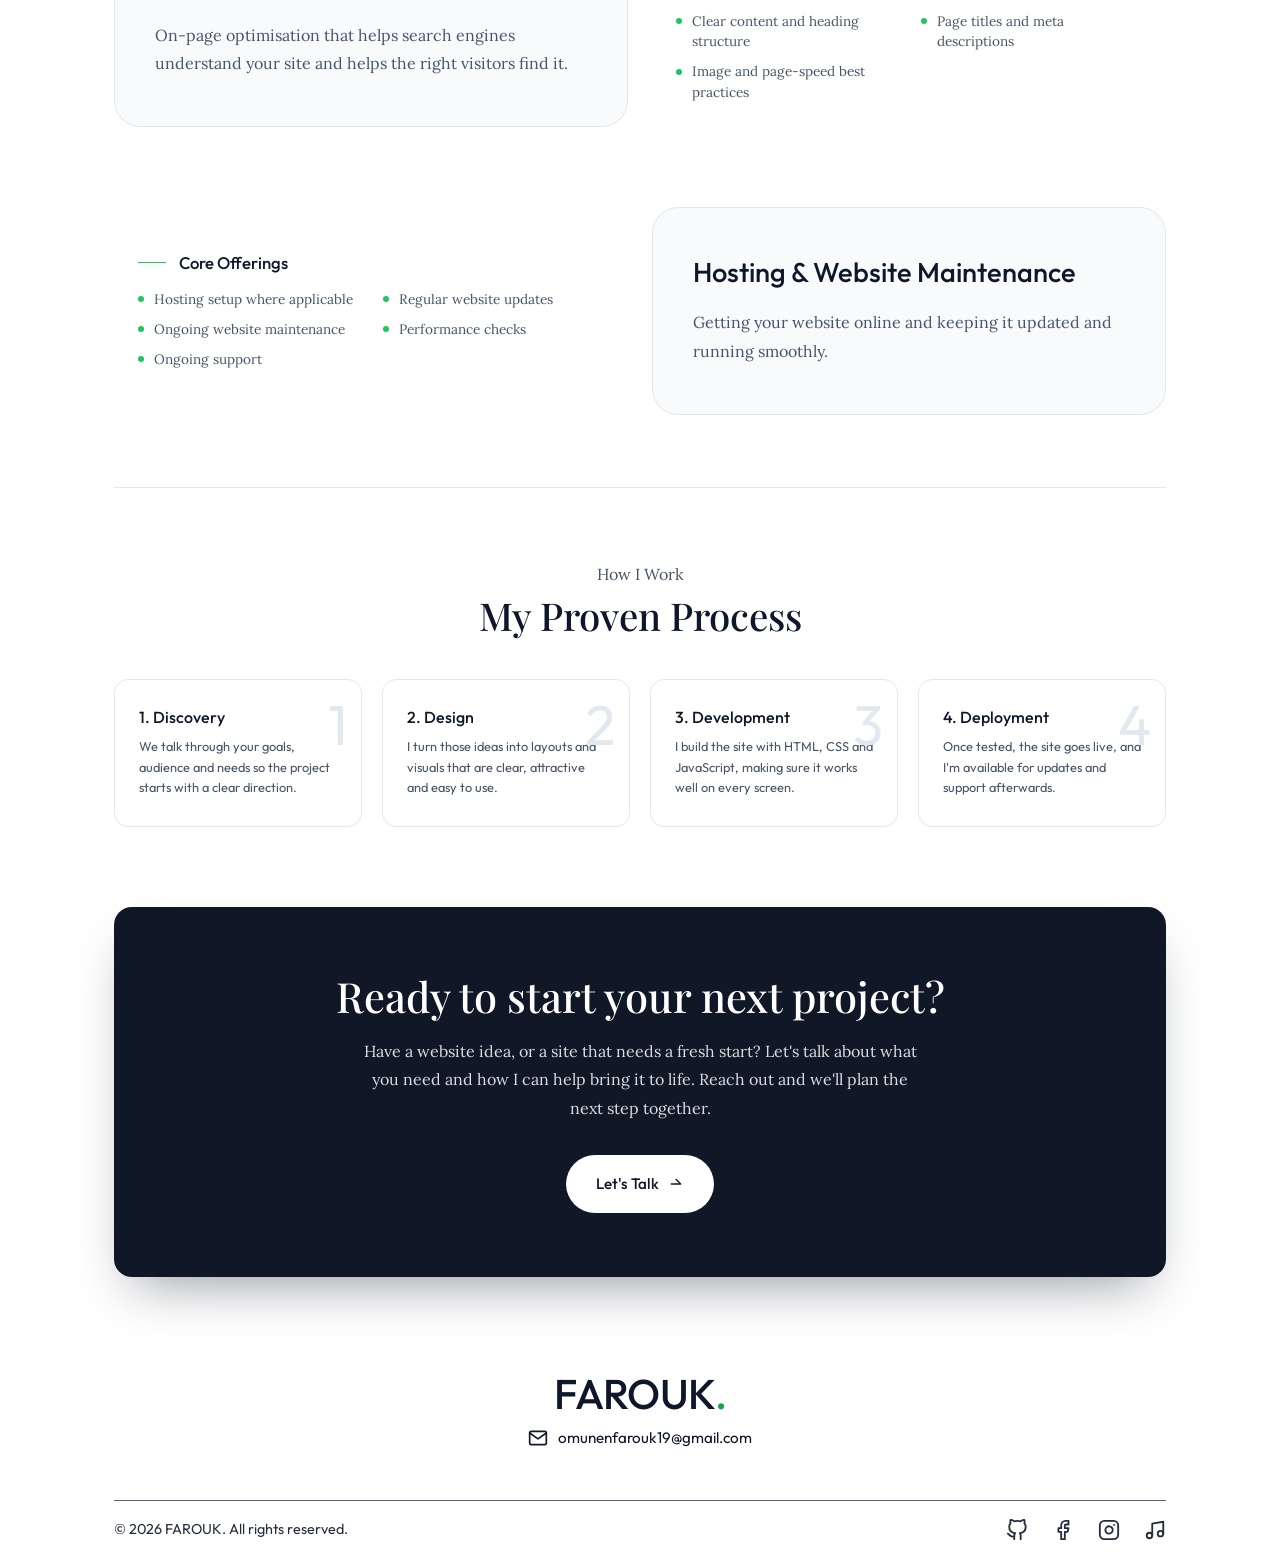
<file: services.html>
<!doctype html>
<html lang="en">
  <head>
    <meta charset="UTF-8" />
    <meta name="viewport" content="width=device-width, initial-scale=1" />
    <title>FAROUK</title>
    <meta name="description" content="Services I offer and how I work." />
    <link rel="preconnect" href="https://fonts.googleapis.com" />
    <link rel="preconnect" href="https://fonts.gstatic.com" crossorigin />
    <link
      href="https://fonts.googleapis.com/css2?family=Lora:wght@400;500&family=Outfit:wght@400;500;600&family=Playfair+Display:wght@400;500;600&display=swap"
      rel="stylesheet"
    />
    <link rel="stylesheet" href="style.css" />
    <script>
      try {
        if (localStorage.getItem("theme") === "dark")
          document.documentElement.dataset.theme = "dark";
      } catch (e) {}
    </script>
  </head>
  <body>
    <header class="site-header">
      <div class="header-inner">
        <a href="index.html" class="logo" aria-label="Home"
          >FAROUK<span>.</span></a
        >
        <nav class="nav" aria-label="Main">
          <ul class="nav-links" id="nav-links">
            <li><a href="index.html">Home</a></li>
            <li><a href="about.html">About me</a></li>
            <li>
              <a href="services.html" class="active" aria-current="page"
                >Services</a
              >
            </li>
            <li><a href="portfolio.html">My Work</a></li>
            <li><a href="contact.html">Contact me</a></li>
          </ul>
        </nav>
        <div class="header-actions">
          <button
            class="icon-btn theme-toggle"
            type="button"
            aria-label="Switch to dark mode"
          >
            <svg
              class="icon i-moon"
              width="20"
              height="20"
              viewBox="0 0 24 24"
              fill="none"
              stroke="currentColor"
              stroke-width="2"
              stroke-linecap="round"
              stroke-linejoin="round"
              aria-hidden="true"
            >
              <path d="M21 12.79A9 9 0 1 1 11.21 3 7 7 0 0 0 21 12.79z" /></svg
            ><svg
              class="icon i-sun"
              width="20"
              height="20"
              viewBox="0 0 24 24"
              fill="none"
              stroke="currentColor"
              stroke-width="2"
              stroke-linecap="round"
              stroke-linejoin="round"
              aria-hidden="true"
            >
              <circle cx="12" cy="12" r="5" />
              <path
                d="M12 1v2M12 21v2M4.22 4.22l1.42 1.42M18.36 18.36l1.42 1.42M1 12h2M21 12h2M4.22 19.78l1.42-1.42M18.36 5.64l1.42-1.42"
              />
            </svg>
          </button>
          <a href="contact.html" class="btn btn-outline header-cta"
            >Contact
            <svg
              class="icon"
              width="16"
              height="16"
              viewBox="0 0 24 24"
              fill="none"
              stroke="currentColor"
              stroke-width="2"
              stroke-linecap="round"
              stroke-linejoin="round"
              aria-hidden="true"
            >
              <path d="M7 17L17 7M7 7h10v10" /></svg
          ></a>
          <button
            class="icon-btn nav-toggle"
            type="button"
            aria-label="Open menu"
            aria-expanded="false"
            aria-controls="nav-links"
          >
            <svg
              class="icon"
              width="22"
              height="22"
              viewBox="0 0 24 24"
              fill="none"
              stroke="currentColor"
              stroke-width="2"
              stroke-linecap="round"
              stroke-linejoin="round"
              aria-hidden="true"
            >
              <path d="M3 6h18M3 12h18M3 18h18" />
            </svg>
          </button>
        </div>
      </div>
    </header>
    <main>
      <section class="page-hero">
        <p class="eyebrow">Tailored digital solutions</p>
        <h1>My Services</h1>
        <p class="lead">
          Every service I offer is aimed at giving you a professional, reliable
          online presence that supports your business goals, from the first
          design through to ongoing support.
        </p>
      </section>
      <section class="container">
        <div class="grid-4">
          <article class="service-card">
            <span class="icon-box"
              ><svg
                class="icon"
                width="20"
                height="20"
                viewBox="0 0 24 24"
                fill="none"
                stroke="currentColor"
                stroke-width="2"
                stroke-linecap="round"
                stroke-linejoin="round"
                aria-hidden="true"
              >
                <circle cx="12" cy="12" r="10" />
                <path
                  d="M2 12h20M12 2a15.3 15.3 0 0 1 4 10 15.3 15.3 0 0 1-4 10 15.3 15.3 0 0 1-4-10 15.3 15.3 0 0 1 4-10z"
                /></svg
            ></span>
            <h3>Web Design</h3>
            <p>
              I design clean, user-friendly websites in Figma, then bring them
              to life in WordPress or Webflow.
            </p>
            <a class="read-more" href="#service-1"
              >Read more
              <svg
                class="icon"
                width="14"
                height="14"
                viewBox="0 0 24 24"
                fill="none"
                stroke="currentColor"
                stroke-width="2"
                stroke-linecap="round"
                stroke-linejoin="round"
                aria-hidden="true"
              >
                <path d="M5 12h14M12 5l7 7" /></svg
            ></a>
          </article>
          <article class="service-card">
            <span class="icon-box"
              ><svg
                class="icon"
                width="20"
                height="20"
                viewBox="0 0 24 24"
                fill="none"
                stroke="currentColor"
                stroke-width="2"
                stroke-linecap="round"
                stroke-linejoin="round"
                aria-hidden="true"
              >
                <rect x="5" y="2" width="14" height="20" rx="2" />
                <path d="M12 18h.01" /></svg
            ></span>
            <h3>Web Development</h3>
            <p>
              I build responsive, functional websites with HTML, CSS and
              JavaScript that work well on any screen.
            </p>
            <a class="read-more" href="#service-2"
              >Read more
              <svg
                class="icon"
                width="14"
                height="14"
                viewBox="0 0 24 24"
                fill="none"
                stroke="currentColor"
                stroke-width="2"
                stroke-linecap="round"
                stroke-linejoin="round"
                aria-hidden="true"
              >
                <path d="M5 12h14M12 5l7 7" /></svg
            ></a>
          </article>
          <article class="service-card">
            <span class="icon-box"
              ><svg
                class="icon"
                width="20"
                height="20"
                viewBox="0 0 24 24"
                fill="none"
                stroke="currentColor"
                stroke-width="2"
                stroke-linecap="round"
                stroke-linejoin="round"
                aria-hidden="true"
              >
                <rect x="3" y="3" width="18" height="18" rx="2" />
                <path d="M3 9h18M9 21V9" /></svg
            ></span>
            <h3>SEO</h3>
            <p>
              I structure and optimise websites so search engines can find them
              and the right audiences can reach them.
            </p>
            <a class="read-more" href="#service-3"
              >Read more
              <svg
                class="icon"
                width="14"
                height="14"
                viewBox="0 0 24 24"
                fill="none"
                stroke="currentColor"
                stroke-width="2"
                stroke-linecap="round"
                stroke-linejoin="round"
                aria-hidden="true"
              >
                <path d="M5 12h14M12 5l7 7" /></svg
            ></a>
          </article>
          <article class="service-card">
            <span class="icon-box"
              ><svg
                class="icon"
                width="20"
                height="20"
                viewBox="0 0 24 24"
                fill="none"
                stroke="currentColor"
                stroke-width="2"
                stroke-linecap="round"
                stroke-linejoin="round"
                aria-hidden="true"
              >
                <rect x="3" y="3" width="18" height="18" rx="2" />
                <circle cx="8.5" cy="8.5" r="1.5" />
                <path d="M21 15l-5-5L5 21" /></svg
            ></span>
            <h3>Hosting & Website Maintenance</h3>
            <p>
              I help get your site online and keep it reliable with regular
              updates, upkeep and ongoing support.
            </p>
            <a class="read-more" href="#service-4"
              >Read more
              <svg
                class="icon"
                width="14"
                height="14"
                viewBox="0 0 24 24"
                fill="none"
                stroke="currentColor"
                stroke-width="2"
                stroke-linecap="round"
                stroke-linejoin="round"
                aria-hidden="true"
              >
                <path d="M5 12h14M12 5l7 7" /></svg
            ></a>
          </article>
        </div>
        <hr class="rule big" />
      </section>
      <section class="container">
        <div class="section-head">
          <h2 class="h-serif-md">In-Depth Expertise</h2>
          <p class="muted">
            A closer look at what each service covers and how it helps you build
            and maintain a strong website.
          </p>
        </div>
        <div class="deep-list">
          <article class="deep-row" id="service-1">
            <div class="deep-card">
              <h3>Web Design</h3>
              <p>
                Visual design and user experience planned in Figma, then built
                out in WordPress or Webflow.
              </p>
            </div>
            <div class="offerings">
              <h4>Core Offerings</h4>
              <ul>
                <li>Visual and layout design in Figma</li>
                <li>User-friendly navigation and structure</li>
                <li>Responsive layouts for every screen size</li>
                <li>WordPress site building</li>
                <li>Webflow site building</li>
              </ul>
            </div>
          </article>
          <article class="deep-row flip" id="service-2">
            <div class="offerings">
              <h4>Core Offerings</h4>
              <ul>
                <li>Clean HTML page structure</li>
                <li>CSS styling and layouts</li>
                <li>Responsive design for mobile, tablet and desktop</li>
                <li>Interactive features with JavaScript</li>
                <li>Forms and navigation menus</li>
              </ul>
            </div>
            <div class="deep-card">
              <h3>Web Development</h3>
              <p>
                Responsive, functional websites built with HTML, CSS and
                JavaScript.
              </p>
            </div>
          </article>
          <article class="deep-row" id="service-3">
            <div class="deep-card">
              <h3>SEO</h3>
              <p>
                On-page optimisation that helps search engines understand your
                site and helps the right visitors find it.
              </p>
            </div>
            <div class="offerings">
              <h4>Core Offerings</h4>
              <ul>
                <li>Relevant search term targeting</li>
                <li>On-page optimisation</li>
                <li>Clear content and heading structure</li>
                <li>Page titles and meta descriptions</li>
                <li>Image and page-speed best practices</li>
              </ul>
            </div>
          </article>
          <article class="deep-row flip" id="service-4">
            <div class="offerings">
              <h4>Core Offerings</h4>
              <ul>
                <li>Hosting setup where applicable</li>
                <li>Regular website updates</li>
                <li>Ongoing website maintenance</li>
                <li>Performance checks</li>
                <li>Ongoing support</li>
              </ul>
            </div>
            <div class="deep-card">
              <h3>Hosting & Website Maintenance</h3>
              <p>
                Getting your website online and keeping it updated and running
                smoothly.
              </p>
            </div>
          </article>
        </div>
        <hr class="rule big" />
      </section>
      <section class="container">
        <div class="section-head">
          <p class="eyebrow">How I Work</p>
          <h2 class="h-serif-md">My Proven Process</h2>
        </div>
        <ol class="grid-4 steps">
          <li class="step">
            <span class="step-n">1</span>
            <h3>1. Discovery</h3>
            <p>
              We talk through your goals, audience and needs so the project
              starts with a clear direction.
            </p>
          </li>
          <li class="step">
            <span class="step-n">2</span>
            <h3>2. Design</h3>
            <p>
              I turn those ideas into layouts and visuals that are clear,
              attractive and easy to use.
            </p>
          </li>
          <li class="step">
            <span class="step-n">3</span>
            <h3>3. Development</h3>
            <p>
              I build the site with HTML, CSS and JavaScript, making sure it
              works well on every screen.
            </p>
          </li>
          <li class="step">
            <span class="step-n">4</span>
            <h3>4. Deployment</h3>
            <p>
              Once tested, the site goes live, and I'm available for updates and
              support afterwards.
            </p>
          </li>
        </ol>
      </section>
      <section class="container">
        <div class="cta-dark">
          <h2>Ready to start your next project?</h2>
          <p>
            Have a website idea, or a site that needs a fresh start? Let's talk
            about what you need and how I can help bring it to life. Reach out
            and we'll plan the next step together.
          </p>
          <a class="btn btn-light" href="contact.html"
            >Let's Talk
            <svg
              class="icon"
              width="16"
              height="16"
              viewBox="0 0 24 24"
              fill="none"
              stroke="currentColor"
              stroke-width="2"
              stroke-linecap="round"
              stroke-linejoin="round"
              aria-hidden="true"
            >
              <path d="M5 12h14M12 5l7 7" /></svg
          ></a>
        </div>
      </section>
    </main>
    <footer class="site-footer">
      <div class="footer-top">
        <a href="index.html" class="logo logo-lg" aria-label="Home"
          >FAROUK<span>.</span></a
        >
        <a class="footer-mail" href="mailto:omunenfarouk@gmail.com"
          ><svg
            class="icon"
            width="20"
            height="20"
            viewBox="0 0 24 24"
            fill="none"
            stroke="currentColor"
            stroke-width="2"
            stroke-linecap="round"
            stroke-linejoin="round"
            aria-hidden="true"
          >
            <rect x="2" y="4" width="20" height="16" rx="2" />
            <path d="M22 6l-10 7L2 6" />
          </svg>
          omunenfarouk19@gmail.com</a
        >
      </div>
      <div class="footer-bottom">
        <p>&copy; <span id="year">2026</span> FAROUK. All rights reserved.</p>
        <div class="social">
          <a href="#" aria-label="GitHub"
            ><svg
              class="icon"
              width="22"
              height="22"
              viewBox="0 0 24 24"
              fill="none"
              stroke="currentColor"
              stroke-width="2"
              stroke-linecap="round"
              stroke-linejoin="round"
              aria-hidden="true"
            >
              <path
                d="M9 19c-5 1.5-5-2.5-7-3m14 6v-3.87a3.37 3.37 0 0 0-.94-2.61c3.14-.35 6.44-1.54 6.44-7A5.44 5.44 0 0 0 20 4.77 5.07 5.07 0 0 0 19.91 1S18.73.65 16 2.48a13.38 13.38 0 0 0-7 0C6.27.65 5.09 1 5.09 1A5.07 5.07 0 0 0 5 4.77a5.44 5.44 0 0 0-1.5 3.78c0 5.42 3.3 6.61 6.44 7A3.37 3.37 0 0 0 9 18.13V22"
              /></svg></a
          ><a href="#" aria-label="Facebook"
            ><svg
              class="icon"
              width="22"
              height="22"
              viewBox="0 0 24 24"
              fill="none"
              stroke="currentColor"
              stroke-width="2"
              stroke-linecap="round"
              stroke-linejoin="round"
              aria-hidden="true"
            >
              <path
                d="M18 2h-3a5 5 0 0 0-5 5v3H7v4h3v8h4v-8h3l1-4h-4V7a1 1 0 0 1 1-1h3z"
              /></svg></a
          ><a href="#" aria-label="Instagram"
            ><svg
              class="icon"
              width="22"
              height="22"
              viewBox="0 0 24 24"
              fill="none"
              stroke="currentColor"
              stroke-width="2"
              stroke-linecap="round"
              stroke-linejoin="round"
              aria-hidden="true"
            >
              <rect x="2" y="2" width="20" height="20" rx="5" />
              <path
                d="M16 11.37A4 4 0 1 1 12.63 8 4 4 0 0 1 16 11.37zM17.5 6.5h.01"
              /></svg></a
          ><a href="#" aria-label="TikTok"
            ><svg
              class="icon"
              width="22"
              height="22"
              viewBox="0 0 24 24"
              fill="none"
              stroke="currentColor"
              stroke-width="2"
              stroke-linecap="round"
              stroke-linejoin="round"
              aria-hidden="true"
            >
              <path d="M9 18V5l12-2v13" />
              <circle cx="6" cy="18" r="3" />
              <circle cx="18" cy="16" r="3" /></svg
          ></a>
        </div>
      </div>
    </footer>
    <script src="main.js"></script>
  </body>
</html>
</file>
<file: style.css>
/* ==========================================================================
   Portfolio styles — plain CSS, no frameworks.
   Sections: 1 Variables · 2 Base · 3 Header · 4 Buttons · 5 Layout helpers
             6 Cards · 7 About · 8 Services · 9 Work · 10 Contact · 11 Footer
             12 Dark theme · 13 Responsive
   ========================================================================== */

/* 1. Variables — change colours and fonts here */
:root {
  --bg: #ffffff;
  --text: #0f172a;
  --muted: #475569;
  --border: #e2e8f0;
  --card: #f8fafc;
  --accent: #16a34a;
  --accent-soft: #dcfce7;
  --dark: #101828;
  --on-dark: #ffffff;

  --font-display: "Playfair Display", Georgia, serif;
  --font-body: "Lora", Georgia, serif;
  --font-ui: "Outfit", system-ui, sans-serif;

  --max: 1100px;
  --radius: 14px;
}

/* 2. Base */
*,
*::before,
*::after {
  box-sizing: border-box;
  margin: 0;
  padding: 0;
}
html {
  scroll-behavior: smooth;
}
body {
  background: var(--bg);
  color: var(--text);
  font-family: var(--font-body);
  line-height: 1.8;
  overflow-x: hidden;
}
/* soft pastel glow behind the header, like the reference */
body::before {
  content: "";
  position: absolute;
  top: 0;
  left: 0;
  right: 0;
  height: 260px;
  z-index: -1;
  background:
    radial-gradient(
      ellipse 45% 100% at 30% 0%,
      rgba(253, 230, 138, 0.35),
      transparent 70%
    ),
    radial-gradient(
      ellipse 45% 100% at 70% 0%,
      rgba(233, 213, 255, 0.45),
      transparent 70%
    );
}
img,
svg {
  max-width: 100%;
  display: block;
}
a {
  color: inherit;
  text-decoration: none;
}
ul,
ol {
  list-style: none;
}
h1,
h2,
h3,
h4 {
  font-weight: 500;
  line-height: 1.2;
}
:focus-visible {
  outline: 2px solid var(--accent);
  outline-offset: 3px;
}
.icon {
  flex-shrink: 0;
}

/* 3. Header */
.site-header {
  padding: 1.25rem 2rem;
}
.header-inner {
  max-width: 1280px;
  margin: 0 auto;
  display: grid;
  grid-template-columns: 1fr auto 1fr;
  align-items: center;
  gap: 1rem;
  position: relative;
}
.logo {
  font-family: var(--font-ui);
  font-weight: 500;
  font-size: 1.9rem;
  letter-spacing: -0.02em;
  line-height: 1;
}
.logo span {
  color: var(--accent);
}
.logo-lg {
  font-size: 2.6rem;
}
.nav-links {
  display: flex;
  gap: 2rem;
  padding: 0.95rem 2.2rem;
  border: 1px solid var(--border);
  border-radius: 999px;
  background: var(--bg);
  font-size: 0.95rem;
}
.nav-links a {
  padding-bottom: 2px;
  border-bottom: 1.5px solid transparent;
}
.nav-links a:hover,
.nav-links a.active {
  border-bottom-color: var(--accent);
}
.header-actions {
  display: flex;
  justify-content: flex-end;
  align-items: center;
  gap: 1.25rem;
}
.icon-btn {
  background: none;
  border: 0;
  color: var(--muted);
  cursor: pointer;
  padding: 0.25rem;
  display: inline-flex;
}
.icon-btn:hover {
  color: var(--text);
}
.nav-toggle {
  display: none;
}
.i-sun {
  display: none;
}

/* 4. Buttons */
.btn {
  display: inline-flex;
  align-items: center;
  justify-content: center;
  gap: 0.6rem;
  padding: 0.9rem 1.8rem;
  border-radius: 999px;
  border: 1px solid transparent;
  font-family: var(--font-body);
  font-size: 0.95rem;
  cursor: pointer;
  transition:
    transform 0.15s,
    background 0.15s;
}
.btn:hover {
  transform: translateY(-1px);
}
.btn-outline {
  border-color: var(--border);
  background: var(--bg);
}
.btn-dark {
  background: var(--dark);
  color: #fff;
}
.btn-light {
  background: #fff;
  color: var(--dark);
  font-family: var(--font-ui);
  font-weight: 500;
}
.btn-green {
  background: #22c55e;
  color: #fff;
  font-family: var(--font-ui);
  font-weight: 500;
  box-shadow: 0 8px 20px -8px rgba(34, 197, 94, 0.7);
}
.header-cta {
  padding: 0.75rem 1.5rem;
}
.btn-row {
  display: flex;
  gap: 1rem;
  justify-content: center;
  flex-wrap: wrap;
  margin-top: 2rem;
}

/* 5. Layout helpers */
.container {
  max-width: var(--max);
  margin: 0 auto;
  padding: 0 1.5rem;
}
.narrow {
  max-width: 760px;
}
.center {
  text-align: center;
  margin-top: 2.5rem;
}
.muted {
  color: var(--muted);
}
.page-hero {
  max-width: 760px;
  margin: 3.5rem auto 4rem;
  padding: 0 1.5rem;
  text-align: center;
}
.narrow-hero {
  margin-bottom: 3rem;
}
.eyebrow {
  color: var(--muted);
  font-size: 1rem;
  margin-bottom: 0.25rem;
}
.page-hero h1 {
  font-family: var(--font-display);
  font-size: clamp(2.8rem, 7vw, 4.5rem);
  letter-spacing: -0.02em;
}
.lead {
  color: var(--muted);
  margin-top: 1.5rem;
  font-size: 1.05rem;
}
.section {
  margin-bottom: 5rem;
}
.section-head {
  text-align: center;
  margin-bottom: 2.5rem;
}
.section-head h2 {
  font-family: var(--font-display);
  font-size: 2.4rem;
}
.h-serif-md {
  font-family: var(--font-display);
  font-size: 2rem;
}
.h-sans {
  font-family: var(--font-ui);
  font-weight: 500;
  font-size: 1.5rem;
  margin: 3.5rem 0 1.25rem;
}
.h-sans:first-child {
  margin-top: 0;
}
.rule {
  border: 0;
  border-top: 1px solid var(--border);
  margin: 3rem 0;
}
.rule.big {
  margin: 4.5rem 0;
}
.grid-4 {
  display: grid;
  grid-template-columns: repeat(4, 1fr);
  gap: 1.25rem;
}
.grid-3 {
  display: grid;
  grid-template-columns: repeat(3, 1fr);
  gap: 1.25rem;
}
.placeholder-img {
  background: linear-gradient(135deg, #e5e7eb, #cbd5e1);
  display: grid;
  place-items: center;
  color: #64748b;
  font-family: var(--font-ui);
  font-size: 0.9rem;
}

/* 6. Cards & call-to-action bands */
.service-card,
.info-card,
.step {
  border: 1px solid var(--border);
  border-radius: var(--radius);
  background: var(--bg);
  padding: 1.75rem 1.5rem;
}
.service-card {
  display: flex;
  flex-direction: column;
  gap: 0.9rem;
  font-family: var(--font-ui);
}
.service-card h3 {
  font-weight: 400;
  font-size: 1.05rem;
}
.service-card p {
  color: var(--muted);
  font-size: 0.8rem;
  line-height: 1.6;
  flex: 1;
}
.icon-box {
  width: 36px;
  height: 36px;
  border-radius: 8px;
  background: #16a34a;
  color: #fff;
  display: grid;
  place-items: center;
}
.read-more {
  display: inline-flex;
  align-items: center;
  gap: 0.4rem;
  font-size: 0.78rem;
}
.read-more:hover {
  color: var(--accent);
}
.cta-dark {
  background: var(--dark);
  color: var(--on-dark);
  border-radius: 18px;
  text-align: center;
  padding: 4rem 2rem;
  margin: 5rem 0;
  box-shadow: 0 25px 50px -20px rgba(16, 24, 40, 0.45);
}
.cta-dark h2 {
  font-family: var(--font-display);
  font-size: clamp(1.8rem, 4vw, 2.6rem);
  margin-bottom: 1rem;
}
.cta-dark p {
  max-width: 560px;
  margin: 0 auto 2rem;
  opacity: 0.85;
}
.cta-light {
  background: var(--card);
  border: 1px solid var(--border);
  border-radius: 28px;
  padding: 4rem;
  margin: 5rem 0;
  display: flex;
  align-items: center;
  justify-content: space-between;
  gap: 2rem;
}
.cta-light h2 {
  font-family: var(--font-display);
  font-size: 2.3rem;
  margin-bottom: 0.8rem;
}
.cta-light p {
  color: var(--muted);
  max-width: 520px;
}

/* 7. About page */
.about-grid {
  display: grid;
  grid-template-columns: 1fr 1.6fr;
  gap: 4rem;
  align-items: start;
}
.about-photo {
  position: sticky;
  top: 2rem;
  padding: 1rem 0 0 1rem;
}
.photo {
  width: 100%;
  max-width: 340px;
  aspect-ratio: 3 / 4.4;
  border-radius: 36px;
  box-shadow: 0 20px 40px -15px rgba(15, 23, 42, 0.25);
  overflow: hidden;
}
.badge {
  position: absolute;
  left: 62%;
  bottom: -60px;
  width: 170px;
  height: 170px;
  filter: drop-shadow(0 10px 20px rgba(15, 23, 42, 0.15));
}
.about-body p {
  color: var(--muted);
  margin-bottom: 1.4rem;
}
.info-card {
  display: flex;
  flex-direction: column;
  gap: 0.8rem;
  font-family: var(--font-ui);
  color: var(--muted);
}
.info-card h3 {
  color: var(--text);
  font-weight: 500;
  font-size: 1rem;
}
.info-card p {
  font-size: 0.85rem;
  margin: 0;
  line-height: 1.6;
}
.timeline {
  border-left: 2px solid #22c55e;
  margin-left: 8px;
  display: grid;
  gap: 2rem;
}
.tl-item {
  position: relative;
  padding-left: 1.75rem;
}
.tl-item::before {
  content: "";
  position: absolute;
  left: -9px;
  top: 0.25rem;
  width: 16px;
  height: 16px;
  border-radius: 50%;
  background: #22c55e;
}
.tl-date {
  display: inline-block;
  font-family: var(--font-ui);
  font-size: 0.75rem;
  font-weight: 500;
  color: var(--accent);
  background: var(--accent-soft);
  border-radius: 999px;
  padding: 0 0.7rem;
}
.tl-item h3 {
  font-family: var(--font-ui);
  font-weight: 500;
  font-size: 1.25rem;
  margin: 0.4rem 0 0.3rem;
}
.tl-item p {
  font-size: 0.95rem;
  line-height: 1.7;
  margin: 0;
}
.tiles {
  display: flex;
  gap: 1.5rem;
  flex-wrap: wrap;
}
.tiles li {
  display: grid;
  justify-items: center;
  gap: 0.6rem;
}
.tile {
  width: 62px;
  height: 62px;
  border: 1px solid var(--border);
  border-radius: 14px;
  display: grid;
  place-items: center;
  font-family: var(--font-ui);
  font-weight: 500;
  color: var(--accent);
}
.tile-label {
  font-size: 0.8rem;
  color: var(--muted);
}

/* 8. Services page */
.deep-list {
  display: grid;
  gap: 5rem;
}
.deep-row {
  display: grid;
  grid-template-columns: 1fr 1fr;
  gap: 1.5rem;
  align-items: center;
}
.deep-card {
  background: var(--card);
  border: 1px solid var(--border);
  border-radius: 26px;
  padding: 3rem 2.5rem;
}
.deep-card h3 {
  font-family: var(--font-ui);
  font-weight: 500;
  font-size: 1.7rem;
  margin-bottom: 1.2rem;
}
.deep-card p {
  color: var(--muted);
}
.offerings {
  padding: 0 1.5rem;
}
.offerings h4 {
  font-family: var(--font-ui);
  font-weight: 500;
  font-size: 1.05rem;
  display: flex;
  align-items: center;
  gap: 0.8rem;
  margin-bottom: 1rem;
}
.offerings h4::before {
  content: "";
  width: 28px;
  height: 1.5px;
  background: #22c55e;
}
.offerings ul {
  display: grid;
  grid-template-columns: 1fr 1fr;
  gap: 0.6rem 1.5rem;
  font-size: 0.85rem;
  color: var(--muted);
}
.offerings li {
  display: flex;
  gap: 0.6rem;
  line-height: 1.5;
}
.offerings li::before {
  content: "";
  width: 6px;
  height: 6px;
  border-radius: 50%;
  background: #22c55e;
  margin-top: 0.55em;
  flex-shrink: 0;
}
.steps {
  counter-reset: none;
}
.step {
  position: relative;
  overflow: hidden;
  font-family: var(--font-ui);
}
.step h3 {
  font-size: 1rem;
  font-weight: 500;
  margin-bottom: 0.6rem;
}
.step p {
  font-size: 0.8rem;
  color: var(--muted);
  line-height: 1.6;
}
.step-n {
  position: absolute;
  right: 0.9rem;
  top: -0.3rem;
  font-size: 3.5rem;
  color: var(--border);
}

/* 9. Work page */
.filters {
  display: flex;
  justify-content: center;
  gap: 0.9rem;
  flex-wrap: wrap;
  margin-bottom: 3rem;
}
.filter-btn {
  font-family: var(--font-body);
  font-size: 0.85rem;
  padding: 0.55rem 1.5rem;
  border-radius: 999px;
  border: 1px solid var(--border);
  background: var(--bg);
  color: var(--muted);
  cursor: pointer;
}
.filter-btn:hover {
  border-color: var(--text);
}
.filter-btn.active {
  background: var(--dark);
  color: #fff;
  border-color: var(--dark);
  box-shadow: 0 6px 14px -6px rgba(16, 24, 40, 0.6);
}
.project-card {
  position: relative;
  aspect-ratio: 1;
  border-radius: 16px;
  overflow: hidden;
  cursor: pointer;
  box-shadow: 0 10px 25px -12px rgba(15, 23, 42, 0.35);
  /* background-color: red; */
  /* outline: 2px solid red; */
  /* max-height: fit-content; */
}
.project-card[hidden] {
  display: none;
}
.project-img {
  position: absolute;
  inset: 0;
  transition: transform 0.3s;
  background-color: blue;
}
.project-card:hover .project-img {
  transform: scale(1.04);
}
.project-label {
  position: absolute;
  left: 8%;
  right: 8%;
  bottom: 8%;
  background: rgba(255, 255, 255, 0.95);
  color: #0f172a;
  border-radius: 12px;
  padding: 0.9rem 1rem;
  display: flex;
  align-items: center;
  justify-content: space-between;
  gap: 0.5rem;
}
.project-label div {
  min-width: 0;
}
.project-label h3 {
  font-family: var(--font-ui);
  font-weight: 500;
  font-size: 1.05rem;
  white-space: nowrap;
  overflow: hidden;
  text-overflow: ellipsis;
}
.project-label p {
  font-size: 0.8rem;
  color: #64748b;
  white-space: nowrap;
  overflow: hidden;
  text-overflow: ellipsis;
  line-height: 1.5;
}
.circle-btn {
  width: 42px;
  height: 42px;
  flex-shrink: 0;
  border: 1.5px solid #0f172a;
  border-radius: 50%;
  display: grid;
  place-items: center;
}
.modal {
  margin: auto;
  width: min(560px, 92vw);
  border: 0;
  border-radius: 20px;
  padding: 1.75rem;
  background: var(--bg);
  color: var(--text);
}
.modal::backdrop {
  background: rgba(15, 23, 42, 0.55);
}
.modal-close {
  position: absolute;
  right: 1rem;
  top: 1rem;
}
.modal-img {
  aspect-ratio: 16 / 9;
  border-radius: 12px;
  margin-bottom: 1.25rem;
}
.modal .h-sans {
  margin: 0 0 0.25rem;
}
.modal p {
  margin-bottom: 1rem;
}

/* 10. Contact page */
.contact-grid {
  display: grid;
  grid-template-columns: 1.4fr 1fr;
  gap: 3rem;
  margin-bottom: 5rem;
  align-items: start;
}
.contact-form {
  display: grid;
  gap: 1.1rem;
}
.contact-form .h-sans {
  margin-bottom: 0.25rem;
}
.form-group {
  display: grid;
  gap: 0.4rem;
}
label {
  font-family: var(--font-ui);
  font-size: 0.9rem;
  font-weight: 500;
}
input,
textarea {
  font: inherit;
  font-size: 0.95rem;
  color: inherit;
  background: var(--bg);
  border: 1px solid var(--border);
  border-radius: 12px;
  padding: 0.8rem 1rem;
  width: 100%;
}
textarea {
  resize: vertical;
}
input:focus,
textarea:focus {
  outline: 2px solid var(--accent);
  outline-offset: 1px;
  border-color: transparent;
}
.form-error {
  display: none;
  color: #dc2626;
  font-family: var(--font-ui);
  font-size: 0.8rem;
  line-height: 1.4;
}
.form-group.invalid .form-error {
  display: block;
}
.form-group.invalid input,
.form-group.invalid textarea {
  border-color: #dc2626;
}
.char-count {
  font-family: var(--font-ui);
  font-size: 0.75rem;
  color: var(--muted);
  text-align: right;
}
.contact-form .btn {
  justify-self: start;
}
.form-status {
  display: none;
  font-family: var(--font-ui);
  font-size: 0.9rem;
  padding: 0.9rem 1rem;
  border-radius: 12px;
}
.form-status.show {
  display: block;
}
.form-status.error {
  background: #fee2e2;
  color: #991b1b;
}
.form-status.success {
  background: var(--accent-soft);
  color: #166534;
}
.contact-info {
  background: var(--card);
  border: 1px solid var(--border);
  border-radius: 22px;
  padding: 2rem;
}
.contact-info ul {
  display: grid;
  gap: 1.5rem;
}
.contact-info li {
  display: flex;
  gap: 1rem;
  color: var(--accent);
}
.contact-info h3 {
  font-family: var(--font-ui);
  font-weight: 500;
  font-size: 1rem;
  color: var(--text);
}
.contact-info a,
.contact-info span {
  color: var(--muted);
  font-size: 0.95rem;
  overflow-wrap: anywhere;
}
.faq {
  border-bottom: 1px solid var(--border);
  padding: 1.1rem 0;
}
.faq summary {
  font-family: var(--font-ui);
  font-weight: 500;
  cursor: pointer;
  list-style: none;
  display: flex;
  justify-content: space-between;
  gap: 1rem;
}
.faq summary::-webkit-details-marker {
  display: none;
}
.faq summary::after {
  content: "+";
  font-size: 1.3rem;
  line-height: 1;
  transition: transform 0.2s;
}
.faq[open] summary::after {
  transform: rotate(45deg);
}
.faq p {
  color: var(--muted);
  margin-top: 0.8rem;
}

/* 11. Footer */
.site-footer {
  max-width: 1100px;
  margin: 6rem auto 0;
  padding: 0 1.5rem 1.5rem;
}
.footer-top {
  display: grid;
  justify-items: center;
  gap: 0.6rem;
  padding-bottom: 3rem;
}
.footer-mail {
  display: inline-flex;
  align-items: center;
  gap: 0.6rem;
  font-family: var(--font-ui);
  font-size: 0.95rem;
}
.footer-bottom {
  border-top: 1px solid var(--muted);
  opacity: 0.9;
  padding-top: 1rem;
  display: flex;
  justify-content: space-between;
  align-items: center;
  gap: 1rem;
  flex-wrap: wrap;
  font-family: var(--font-ui);
  font-size: 0.9rem;
}
.social {
  display: flex;
  gap: 1.5rem;
}
.social a:hover {
  color: var(--accent);
}

/* 12. Dark theme — toggled by main.js (data-theme="dark" on <html>) */
[data-theme="dark"] {
  --bg: #0b1220;
  --text: #e5e7eb;
  --muted: #94a3b8;
  --border: #1e293b;
  --card: #111a2e;
  --accent: #4ade80;
  --accent-soft: #14532d;
  --dark: #1e293b;
}
[data-theme="dark"] body::before {
  opacity: 0.25;
}
[data-theme="dark"] .i-moon {
  display: none;
}
[data-theme="dark"] .i-sun {
  display: block;
}
[data-theme="dark"] .btn-dark,
[data-theme="dark"] .filter-btn.active {
  border-color: var(--border);
}
[data-theme="dark"] .project-label {
  background: rgba(15, 23, 42, 0.92);
  color: #e5e7eb;
}
[data-theme="dark"] .circle-btn {
  border-color: #e5e7eb;
}

/* 13. Responsive */
@media (max-width: 1024px) {
  .grid-4 {
    grid-template-columns: repeat(2, 1fr);
  }
  .about-grid {
    grid-template-columns: 1fr;
  }
  .about-photo {
    position: relative;
    max-width: 340px;
    margin: 0 auto 4rem;
    padding: 0;
  }
  .badge {
    left: auto;
    right: -20px;
    width: 140px;
    height: 140px;
    bottom: -50px;
  }
  .deep-row,
  .deep-row.flip {
    grid-template-columns: 1fr;
  }
  .deep-row.flip .offerings {
    order: 2;
  }
  .contact-grid {
    grid-template-columns: 1fr;
  }
}
@media (max-width: 860px) {
  .site-header {
    padding: 1rem;
  }
  .header-inner {
    grid-template-columns: 1fr auto;
  }
  .nav-toggle {
    display: inline-flex;
  }
  .header-cta {
    display: none;
  }
  .nav {
    position: absolute;
    top: calc(100% + 0.75rem);
    left: 0;
    right: 0;
    z-index: 10;
  }
  .nav-links {
    display: none;
    flex-direction: column;
    gap: 1rem;
    border-radius: 20px;
    padding: 1.25rem 1.5rem;
    box-shadow: 0 20px 40px -20px rgba(15, 23, 42, 0.3);
  }
  .nav-links.open {
    display: flex;
  }
}
@media (max-width: 640px) {
  .grid-4,
  .grid-3 {
    grid-template-columns: 1fr;
  }
  .projects {
    grid-template-columns: 1fr 1fr;
    gap: 0.75rem;
  }
  .project-label {
    left: 6%;
    right: 6%;
    padding: 0.55rem 0.6rem;
  }
  .project-label p,
  .circle-btn {
    display: none;
  }
  .cta-light {
    flex-direction: column;
    align-items: flex-start;
    padding: 2rem 1.5rem;
  }
  .offerings ul {
    grid-template-columns: 1fr;
  }
  .deep-card {
    padding: 2rem 1.5rem;
  }
  .footer-bottom {
    justify-content: center;
  }
}
@media (prefers-reduced-motion: reduce) {
  * {
    transition: none !important;
    scroll-behavior: auto !important;
  }
}
</file>
